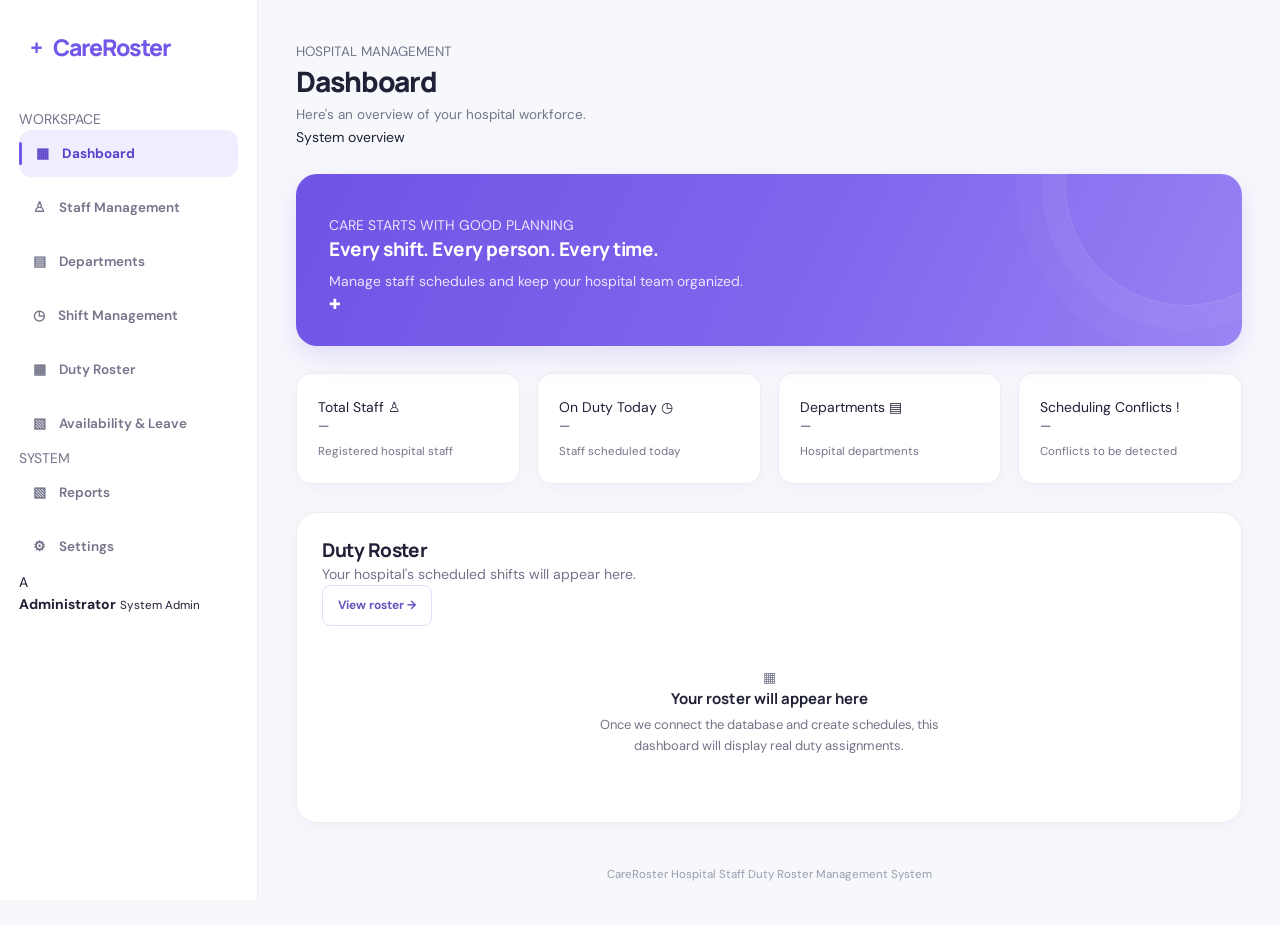
<file: index.html>
<!DOCTYPE html>
<html lang="en">
<head>
  <meta charset="UTF-8">
  <meta name="viewport" content="width=device-width, initial-scale=1.0">
  <meta name="theme-color" content="#f7f8fc">
  <title>CareRoster | Hospital Duty Management</title>

  <link rel="preconnect" href="https://fonts.googleapis.com">
  <link rel="preconnect" href="https://fonts.gstatic.com" crossorigin>
  <link href="https://fonts.googleapis.com/css2?family=DM+Sans:wght@400;500;600;700&family=Manrope:wght@400;500;600;700;800&display=swap" rel="stylesheet">

  <link rel="stylesheet" href="style.css">
</head>
<body>
  <div class="app">
    <aside class="sidebar">
      <a class="brand" href="index.html">
        <span class="brand-icon">+</span>
        <span>Care<span class="brand-accent">Roster</span></span>
      </a>

      <p class="nav-label">WORKSPACE</p>

      <nav class="navigation">
        <a class="nav-link active" href="index.html">
          <span>▦</span> Dashboard
        </a>
        <a class="nav-link" href="staff.html">
          <span>♙</span> Staff Management
        </a>
        <a class="nav-link" href="departments.html">
          <span>▤</span> Departments
        </a>
        <a class="nav-link" href="shifts.html">
          <span>◷</span> Shift Management
        </a>
        <a class="nav-link" href="roster.html">
          <span>▦</span> Duty Roster
        </a>

                <a class="nav-link" href="availability.html">
          <span>▧</span> Availability & Leave
        </a>
      </nav>

      <p class="nav-label">SYSTEM</p>

      <nav class="navigation">
        <a class="nav-link" href="reports.html">
          <span>▧</span> Reports
        </a>
        <a class="nav-link" href="settings.html">
          <span>⚙</span> Settings
        </a>
      </nav>

      <div class="sidebar-footer">
        <div class="avatar">A</div>
        <div>
          <strong>Administrator</strong>
          <small>System Admin</small>
        </div>
      </div>
    </aside>

    <main class="main-content">
      <header class="topbar">
        <div>
          <p class="eyebrow">HOSPITAL MANAGEMENT</p>
          <h1>Dashboard</h1>
          <p class="subtitle">Here's an overview of your hospital workforce.</p>
        </div>

        <div class="topbar-actions">
          <span class="status-dot"></span>
          <span class="system-status">System overview</span>
        </div>
      </header>

      <section class="welcome-banner">
        <div>
          <p class="welcome-tag">CARE STARTS WITH GOOD PLANNING</p>
          <h2>Every shift. Every person. Every time.</h2>
          <p>Manage staff schedules and keep your hospital team organized.</p>
        </div>
        <div class="banner-symbol">✚</div>
      </section>

      <section class="stats-grid">
        <article class="stat-card">
          <div class="stat-top">
            <span>Total Staff</span>
            <span class="stat-icon purple">♙</span>
          </div>
          <h3>—</h3>
          <p>Registered hospital staff</p>
        </article>

        <article class="stat-card">
          <div class="stat-top">
            <span>On Duty Today</span>
            <span class="stat-icon green">◷</span>
          </div>
          <h3>—</h3>
          <p>Staff scheduled today</p>
        </article>

        <article class="stat-card">
          <div class="stat-top">
            <span>Departments</span>
            <span class="stat-icon blue">▤</span>
          </div>
          <h3>—</h3>
          <p>Hospital departments</p>
        </article>

        <article class="stat-card">
          <div class="stat-top">
            <span>Scheduling Conflicts</span>
            <span class="stat-icon orange">!</span>
          </div>
          <h3>—</h3>
          <p>Conflicts to be detected</p>
        </article>
      </section>

      <section class="content-card">
        <div class="section-heading">
          <div>
            <h2>Duty Roster</h2>
            <p>Your hospital's scheduled shifts will appear here.</p>
          </div>
          <a class="secondary-button" href="roster.html">View roster →</a>
        </div>

        <div class="empty-state">
          <div class="empty-icon">▦</div>
          <h3>Your roster will appear here</h3>
          <p>Once we connect the database and create schedules, this dashboard will display real duty assignments.</p>
        </div>
      </section>

      <footer class="page-footer">
        <span>CareRoster</span>
        <span>Hospital Staff Duty Roster Management System</span>
      </footer>
    </main>
  </div>
</body>
</html>
</file>
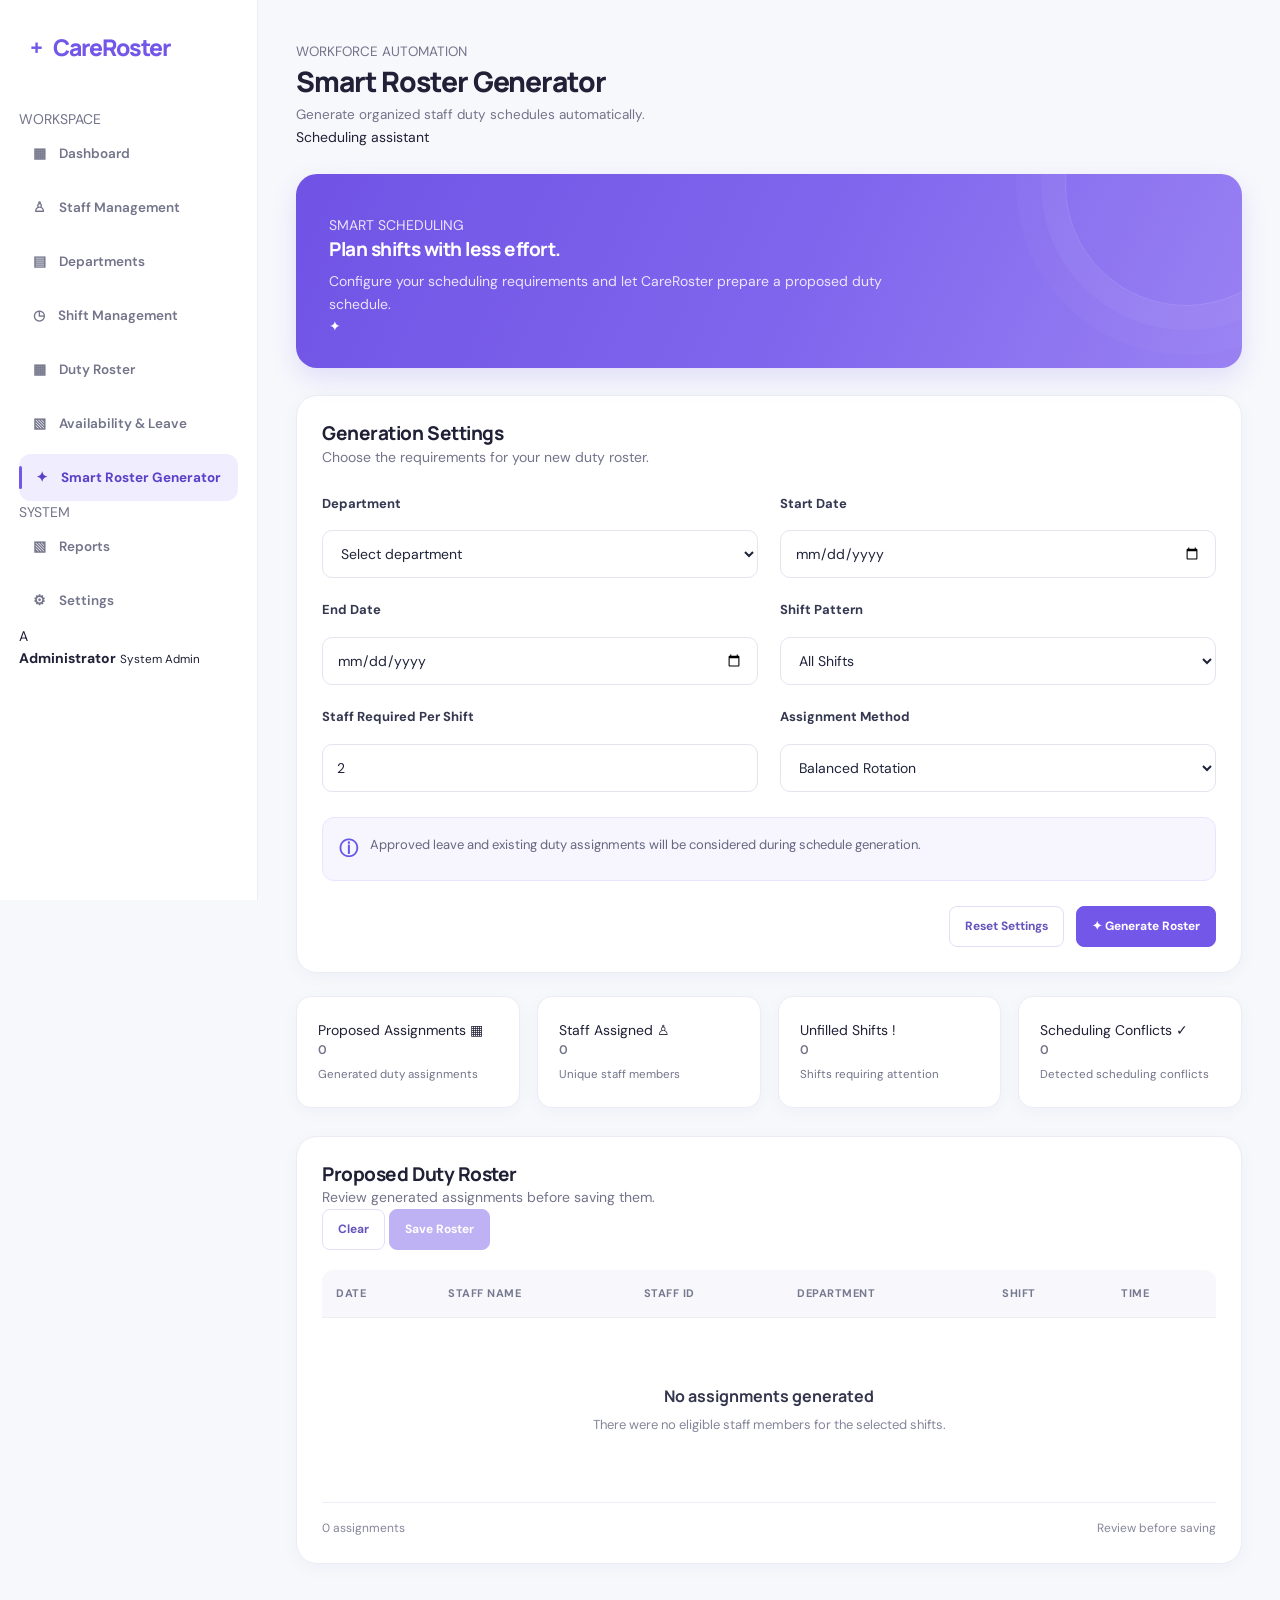
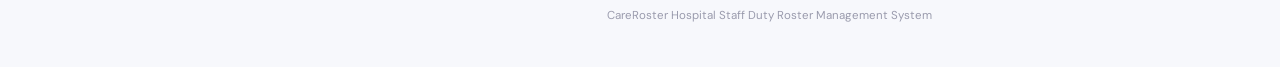
<file: auto-roster.html>
<!DOCTYPE html>
<html lang="en">
<head>
    <meta charset="UTF-8">
    <meta name="viewport" content="width=device-width, initial-scale=1.0">
    <meta name="theme-color" content="#f7f8fc">
    <title>Smart Roster Generator | CareRoster</title>

    <link rel="preconnect" href="https://fonts.googleapis.com">
    <link rel="preconnect" href="https://fonts.gstatic.com" crossorigin>
    <link href="https://fonts.googleapis.com/css2?family=DM+Sans:wght@400;500;600;700&family=Manrope:wght@400;500;600;700;800&display=swap" rel="stylesheet">

    <link rel="stylesheet" href="style.css">
</head>

<body>
<div class="app">

    <!-- SIDEBAR -->
    <aside class="sidebar">

        <a class="brand" href="index.html">
            <span class="brand-icon">+</span>
            <span>Care<span class="brand-accent">Roster</span></span>
        </a>

        <p class="nav-label">WORKSPACE</p>

        <nav class="navigation">
            <a class="nav-link" href="index.html">
                <span>▦</span> Dashboard
            </a>

            <a class="nav-link" href="staff.html">
                <span>♙</span> Staff Management
            </a>

            <a class="nav-link" href="departments.html">
                <span>▤</span> Departments
            </a>

            <a class="nav-link" href="shifts.html">
                <span>◷</span> Shift Management
            </a>

            <a class="nav-link" href="roster.html">
                <span>▦</span> Duty Roster
            </a>

            <a class="nav-link" href="availability.html">
                <span>▧</span> Availability & Leave
            </a>

            <a class="nav-link active" href="auto-roster.html">
                <span>✦</span> Smart Roster Generator
            </a>
        </nav>

        <p class="nav-label">SYSTEM</p>

        <nav class="navigation">
            <a class="nav-link" href="reports.html">
                <span>▧</span> Reports
            </a>

            <a class="nav-link" href="settings.html">
                <span>⚙</span> Settings
            </a>
        </nav>

        <div class="sidebar-footer">
            <div class="avatar">A</div>
            <div>
                <strong>Administrator</strong>
                <small>System Admin</small>
            </div>
        </div>

    </aside>

    <!-- MAIN CONTENT -->
    <main class="main-content">

        <header class="topbar">
            <div>
                <p class="eyebrow">WORKFORCE AUTOMATION</p>
                <h1>Smart Roster Generator</h1>
                <p class="subtitle">
                    Generate organized staff duty schedules automatically.
                </p>
            </div>

            <div class="topbar-actions">
                <span class="status-dot"></span>
                <span class="system-status">Scheduling assistant</span>
            </div>
        </header>

        <!-- INTRO BANNER -->
        <section class="welcome-banner">
            <div>
                <p class="welcome-tag">SMART SCHEDULING</p>
                <h2>Plan shifts with less effort.</h2>
                <p>
                    Configure your scheduling requirements and let CareRoster
                    prepare a proposed duty schedule.
                </p>
            </div>

            <div class="banner-symbol">✦</div>
        </section>

        <!-- GENERATOR FORM -->
        <section class="content-card">

            <div class="section-heading">
                <div>
                    <h2>Generation Settings</h2>
                    <p>Choose the requirements for your new duty roster.</p>
                </div>
            </div>

            <form id="autoRosterForm">

                <div class="form-grid">

                    <div class="form-group">
                        <label for="departmentSelect">Department</label>

                        <select id="departmentSelect" required>
                            <option value="">Select department</option>
                        </select>
                    </div>

                    <div class="form-group">
                        <label for="startDate">Start Date</label>

                        <input type="date" id="startDate" required>
                    </div>

                    <div class="form-group">
                        <label for="endDate">End Date</label>

                        <input type="date" id="endDate" required>
                    </div>

                    <div class="form-group">
                        <label for="shiftPattern">Shift Pattern</label>

                        <select id="shiftPattern" required>
                            <option value="all">All Shifts</option>
                            <option value="morning">Morning Only</option>
                            <option value="afternoon">Afternoon Only</option>
                            <option value="night">Night Only</option>
                        </select>
                    </div>

                    <div class="form-group">
                        <label for="staffPerShift">Staff Required Per Shift</label>

                        <input
                            type="number"
                            id="staffPerShift"
                            min="1"
                            value="2"
                            required
                        >
                    </div>

                    <div class="form-group">
                        <label for="rotationMethod">Assignment Method</label>

                        <select id="rotationMethod" required>
                            <option value="balanced">Balanced Rotation</option>
                            <option value="sequential">Sequential Rotation</option>
                        </select>
                    </div>

                </div>

                <div class="generator-note">
                    <span>ⓘ</span>
                    <p>
                        Approved leave and existing duty assignments will be
                        considered during schedule generation.
                    </p>
                </div>

                <div class="form-actions">
                    <button type="reset" class="secondary-button">
                        Reset Settings
                    </button>

                    <button type="submit" class="primary-button" id="generateRosterBtn">
                        ✦ Generate Roster
                    </button>
                </div>

            </form>

        </section>

        <!-- GENERATION SUMMARY -->
        <section class="stats-grid">

            <article class="stat-card">
                <div class="stat-top">
                    <span>Proposed Assignments</span>
                    <span class="stat-icon purple">▦</span>
                </div>
                <h3 id="proposedAssignments">0</h3>
                <p>Generated duty assignments</p>
            </article>

            <article class="stat-card">
                <div class="stat-top">
                    <span>Staff Assigned</span>
                    <span class="stat-icon green">♙</span>
                </div>
                <h3 id="assignedStaff">0</h3>
                <p>Unique staff members</p>
            </article>

            <article class="stat-card">
                <div class="stat-top">
                    <span>Unfilled Shifts</span>
                    <span class="stat-icon orange">!</span>
                </div>
                <h3 id="unfilledShifts">0</h3>
                <p>Shifts requiring attention</p>
            </article>

            <article class="stat-card">
                <div class="stat-top">
                    <span>Scheduling Conflicts</span>
                    <span class="stat-icon blue">✓</span>
                </div>
                <h3 id="generationConflicts">0</h3>
                <p>Detected scheduling conflicts</p>
            </article>

        </section>

        <!-- PROPOSED ROSTER -->
        <section class="content-card">

            <div class="section-heading">
                <div>
                    <h2>Proposed Duty Roster</h2>
                    <p>Review generated assignments before saving them.</p>
                </div>

                <div class="topbar-actions">
                    <button
                        type="button"
                        class="secondary-button"
                        id="clearProposalBtn"
                    >
                        Clear
                    </button>

                    <button
                        type="button"
                        class="primary-button"
                        id="saveGeneratedRosterBtn"
                        disabled
                    >
                        Save Roster
                    </button>
                </div>
            </div>

            <div class="table-container">
                <table class="data-table">

                    <thead>
                        <tr>
                            <th>Date</th>
                            <th>Staff Name</th>
                            <th>Staff ID</th>
                            <th>Department</th>
                            <th>Shift</th>
                            <th>Time</th>
                        </tr>
                    </thead>

                    <tbody id="generatedRosterBody">
                        <tr>
                            <td colspan="6">
                                <div class="empty-state">
                                    <div class="empty-icon">✦</div>
                                    <h3>No proposed roster yet</h3>
                                    <p>
                                        Configure your scheduling settings
                                        and generate a roster to see assignments here.
                                    </p>
                                </div>
                            </td>
                        </tr>
                    </tbody>

                </table>
            </div>

            <div class="table-footer">
                <span id="generatedRosterCount">0 assignments</span>
                <span>Review before saving</span>
            </div>

        </section>

        <footer class="page-footer">
            <span>CareRoster</span>
            <span>Hospital Staff Duty Roster Management System</span>
        </footer>

    </main>
</div>

<script src="auto-roster.js"></script>
</body>
</html>
</file>
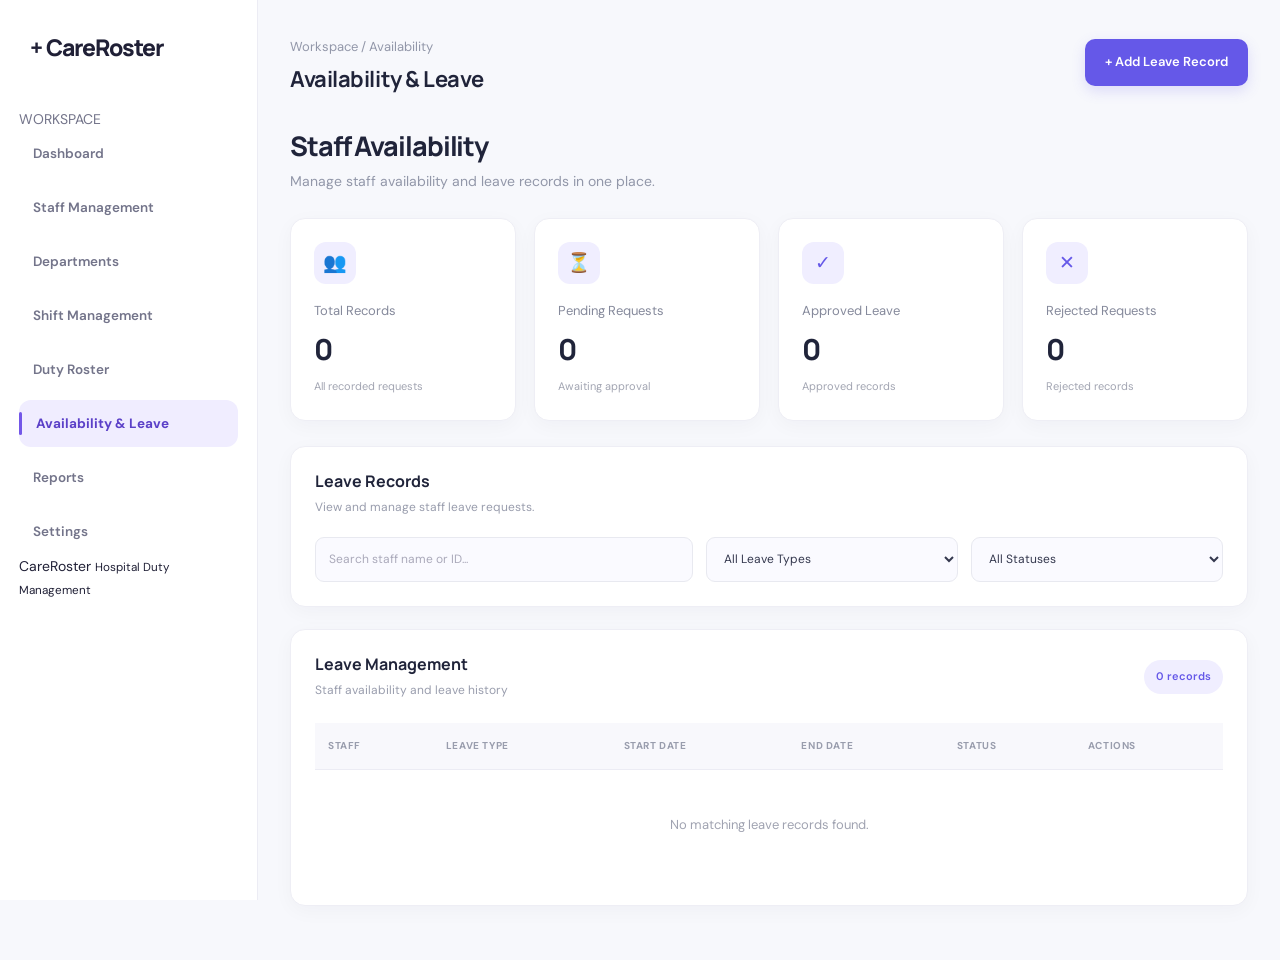
<file: availability.html>
<!DOCTYPE html>
<html lang="en">
<head>
    <meta charset="UTF-8">
    <meta name="viewport" content="width=device-width, initial-scale=1.0">
    <title>Availability & Leave | CareRoster</title>
    <link rel="stylesheet" href="./style.css">
</head>

<body>

<div class="app-container">

    <aside class="sidebar">
        <div class="brand">+ CareRoster</div>

        <p class="sidebar-label">WORKSPACE</p>

        <nav class="sidebar-nav">
            <a href="index.html">Dashboard</a>
            <a href="staff.html">Staff Management</a>
            <a href="departments.html">Departments</a>
            <a href="shifts.html">Shift Management</a>
            <a href="roster.html">Duty Roster</a>
            <a href="availability.html" class="active">Availability & Leave</a>
            <a href="reports.html">Reports</a>
            <a href="settings.html">Settings</a>
        </nav>

        <div class="sidebar-footer">
            <span>CareRoster</span>
            <small>Hospital Duty Management</small>
        </div>
    </aside>

    <main class="main-content availability-content">

        <header class="topbar">
            <div>
                <p class="breadcrumb">Workspace / Availability</p>
                <h2>Availability & Leave</h2>
            </div>

            <button class="primary-btn" id="addLeaveBtn">
                + Add Leave Record
            </button>
        </header>

        <section class="page-heading">
            <div>
                <h1>Staff Availability</h1>
                <p>Manage staff availability and leave records in one place.</p>
            </div>
        </section>

        <!-- STATISTICS -->

        <section class="availability-stats">

            <div class="availability-stat-card">
                <div class="stat-icon">👥</div>
                <p>Total Records</p>
                <h2 id="totalLeaveRecords">0</h2>
                <small>All recorded requests</small>
            </div>

            <div class="availability-stat-card">
                <div class="stat-icon">⏳</div>
                <p>Pending Requests</p>
                <h2 id="pendingLeaveRecords">0</h2>
                <small>Awaiting approval</small>
            </div>

            <div class="availability-stat-card">
                <div class="stat-icon">✓</div>
                <p>Approved Leave</p>
                <h2 id="approvedLeaveRecords">0</h2>
                <small>Approved records</small>
            </div>

            <div class="availability-stat-card">
                <div class="stat-icon">✕</div>
                <p>Rejected Requests</p>
                <h2 id="rejectedLeaveRecords">0</h2>
                <small>Rejected records</small>
            </div>

        </section>

        <!-- FILTERS -->

        <section class="availability-filter-card">

            <div class="filter-heading">
                <div>
                    <h3>Leave Records</h3>
                    <p>View and manage staff leave requests.</p>
                </div>
            </div>

            <div class="availability-filters">

                <input
                    type="search"
                    id="leaveSearch"
                    placeholder="Search staff name or ID..."
                >

                <select id="leaveTypeFilter">
                    <option value="">All Leave Types</option>
                    <option value="Annual Leave">Annual Leave</option>
                    <option value="Medical Leave">Medical Leave</option>
                    <option value="Personal Leave">Personal Leave</option>
                    <option value="Other">Other</option>
                </select>

                <select id="leaveStatusFilter">
                    <option value="">All Statuses</option>
                    <option value="Pending">Pending</option>
                    <option value="Approved">Approved</option>
                    <option value="Rejected">Rejected</option>
                </select>

            </div>

        </section>

        <!-- TABLE -->

        <section class="availability-table-card">

            <div class="table-header">
                <div>
                    <h3>Leave Management</h3>
                    <p>Staff availability and leave history</p>
                </div>

                <span id="leaveRecordCount">0 records</span>
            </div>

            <div class="table-responsive">

                <table>
                    <thead>
                        <tr>
                            <th>STAFF</th>
                            <th>LEAVE TYPE</th>
                            <th>START DATE</th>
                            <th>END DATE</th>
                            <th>STATUS</th>
                            <th>ACTIONS</th>
                        </tr>
                    </thead>

                    <tbody id="leaveTableBody">
                        <tr>
                            <td colspan="6" class="empty-state">
                                No leave records available.
                            </td>
                        </tr>
                    </tbody>

                </table>

            </div>

        </section>

    </main>

</div>

<script src="./availability.js"></script>

</body>
</html>
</file>
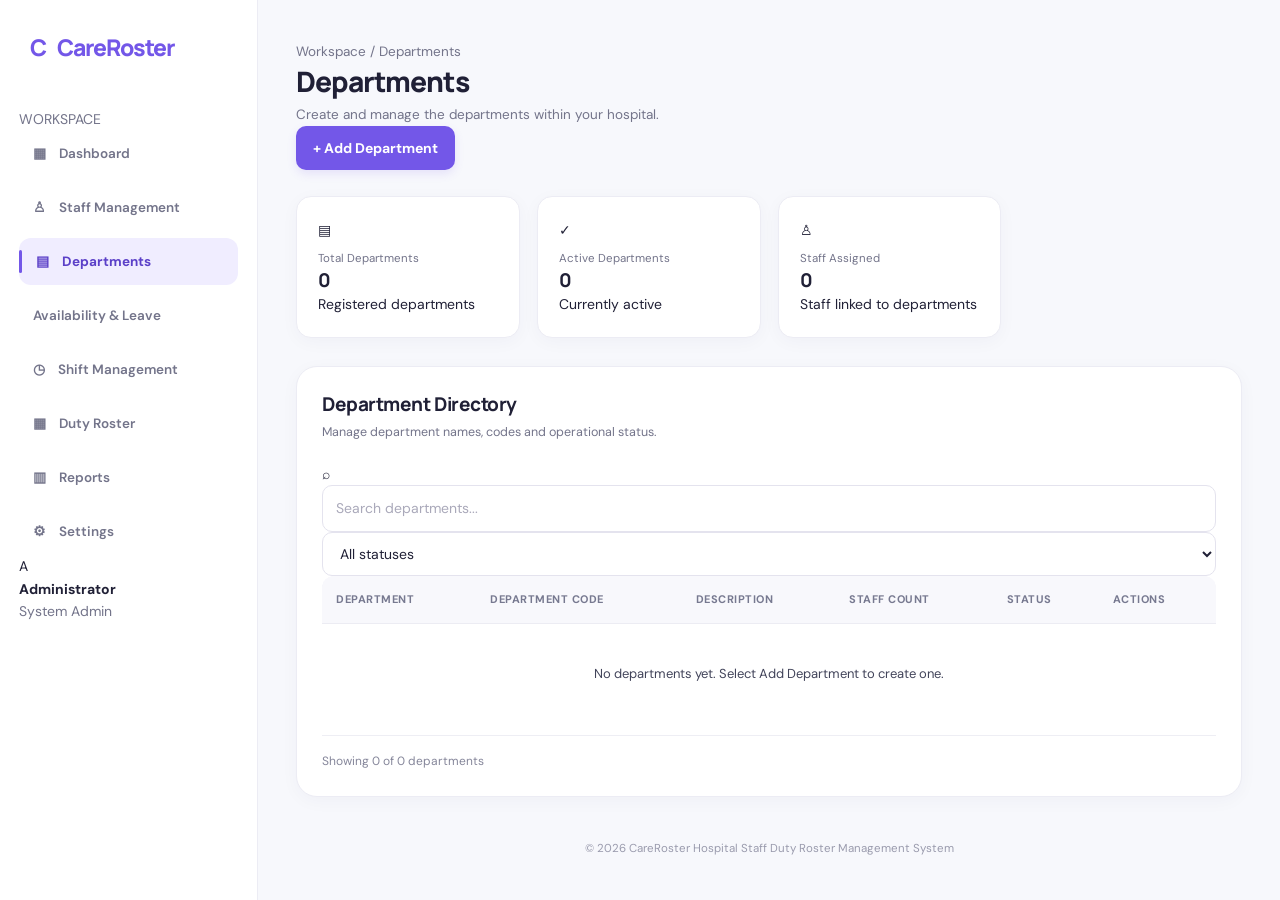
<file: departments.html>
<!DOCTYPE html>
<html lang="en">
<head>
    <meta charset="UTF-8">
    <meta name="viewport" content="width=device-width, initial-scale=1.0">
    <title>Departments | CareRoster</title>
    <link rel="stylesheet" href="./style.css">
</head>
<body>

<div class="app-layout">

    <aside class="sidebar">
        <a href="./index.html" class="brand">
            <span class="brand-icon">C</span>
            <span>Care<span class="brand-accent">Roster</span></span>
        </a>

        <p class="sidebar-label">WORKSPACE</p>

        <nav class="sidebar-nav">
            <a href="./index.html" class="nav-link"><span>▦</span> Dashboard</a>
            <a href="./staff.html" class="nav-link"><span>♙</span> Staff Management</a>
    
            <a href="./departments.html" class="nav-link active"><span>▤</span> Departments</a>
           <a href="./availability.html">Availability & Leave</a>
            <a href="./shifts.html" class="nav-link"><span>◷</span> Shift Management</a>
            <a href="./roster.html" class="nav-link"><span>▦</span> Duty Roster</a>
            <a href="./reports.html" class="nav-link"><span>▥</span> Reports</a>
            <a href="./settings.html" class="nav-link"><span>⚙</span> Settings</a>
        </nav>

        <div class="sidebar-bottom">
            <div class="profile-avatar">A</div>
            <div>
                <strong>Administrator</strong>
                <p>System Admin</p>
            </div>
        </div>
    </aside>

    <main class="main-content">

        <header class="topbar">
            <div>
                <p class="breadcrumb">Workspace / Departments</p>
                <h1>Departments</h1>
                <p class="page-subtitle">
                    Create and manage the departments within your hospital.
                </p>
            </div>

            <button class="btn btn-primary" id="addDepartmentBtn" type="button">
                + Add Department
            </button>
        </header>

        <section class="stats-grid">
            <article class="stat-card">
                <div class="stat-icon">▤</div>
                <p>Total Departments</p>
                <h2 id="totalDepartments">0</h2>
                <span>Registered departments</span>
            </article>

            <article class="stat-card">
                <div class="stat-icon">✓</div>
                <p>Active Departments</p>
                <h2 id="activeDepartments">0</h2>
                <span>Currently active</span>
            </article>

            <article class="stat-card">
                <div class="stat-icon">♙</div>
                <p>Staff Assigned</p>
                <h2 id="assignedStaff">0</h2>
                <span>Staff linked to departments</span>
            </article>
        </section>

        <section class="panel">
            <div class="panel-header">
                <div>
                    <h2>Department Directory</h2>
                    <p>Manage department names, codes and operational status.</p>
                </div>
            </div>

            <div class="toolbar">
                <div class="search-box">
                    <span>⌕</span>
                    <input
                        type="search"
                        id="departmentSearch"
                        placeholder="Search departments..."
                        aria-label="Search departments"
                    >
                </div>

                <select id="departmentStatusFilter" aria-label="Filter departments">
                    <option value="">All statuses</option>
                    <option value="Active">Active</option>
                    <option value="Inactive">Inactive</option>
                </select>
            </div>

            <div class="table-wrapper">
                <table class="data-table">
                    <thead>
                        <tr>
                            <th>DEPARTMENT</th>
                            <th>DEPARTMENT CODE</th>
                            <th>DESCRIPTION</th>
                            <th>STAFF COUNT</th>
                            <th>STATUS</th>
                            <th>ACTIONS</th>
                        </tr>
                    </thead>
                    <tbody id="departmentTableBody">
                        <tr>
                            <td colspan="6" class="empty-state">
                                Loading departments...
                            </td>
                        </tr>
                    </tbody>
                </table>
            </div>

            <div class="table-footer">
                <span id="departmentCount">0 departments</span>
            </div>
        </section>

        <footer class="page-footer">
            <span>© 2026 CareRoster</span>
            <span>Hospital Staff Duty Roster Management System</span>
        </footer>

    </main>
</div>


<!-- Add / Edit Department Modal -->
<div class="modal-overlay" id="departmentModal" hidden>
    <div class="modal-card">
        <div class="modal-header">
            <div>
                <h2 id="departmentModalTitle">Add Department</h2>
                <p>Enter the department information below.</p>
            </div>

            <button type="button" id="closeDepartmentModal"
                class="modal-close" aria-label="Close form">
                &times;
            </button>
        </div>

        <form id="departmentForm">
            <div class="form-group">
                <label for="departmentName">Department Name *</label>
                <input type="text" id="departmentName"
                    placeholder="e.g. Nursing" maxlength="80" required>
            </div>

            <div class="form-group">
                <label for="departmentCode">Department Code *</label>
                <input type="text" id="departmentCode"
                    placeholder="e.g. NUR" maxlength="12"
                    pattern="[A-Za-z0-9-]+"
                    title="Use letters, numbers or hyphens only"
                    required>
            </div>

            <div class="form-group">
                <label for="departmentDescription">Description</label>
                <textarea id="departmentDescription"
                    placeholder="Describe the department's responsibilities"
                    rows="3" maxlength="300"></textarea>
            </div>

            <div class="form-group">
                <label for="departmentStatus">Status</label>
                <select id="departmentStatus" required>
                    <option value="Active">Active</option>
                    <option value="Inactive">Inactive</option>
                </select>
            </div>

            <div class="modal-actions">
                <button type="button" id="cancelDepartmentBtn"
                    class="btn btn-secondary">Cancel</button>
                <button type="submit" id="saveDepartmentBtn"
                    class="btn btn-primary">Save Department</button>
            </div>
        </form>
    </div>
</div>
    
<script src="./departments.js"></script>
    
</body>
</html>
</file>
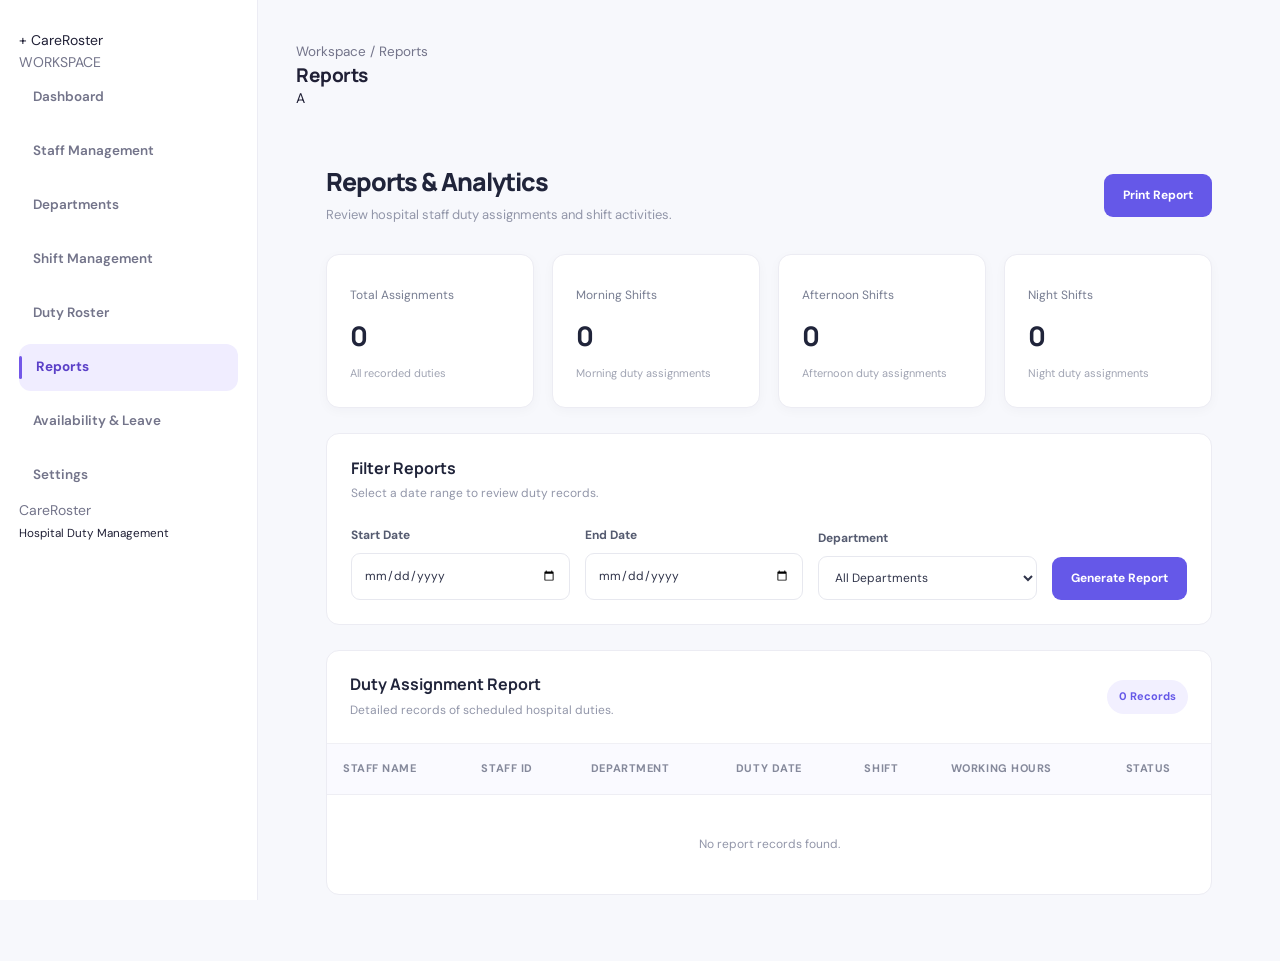
<file: reports.html>
<!DOCTYPE html>
<html lang="en">
<head>
    <meta charset="UTF-8">
    <meta name="viewport" content="width=device-width, initial-scale=1.0">
    <title>Reports | CareRoster</title>
    <link rel="stylesheet" href="./style.css">
</head>

<body>

<div class="dashboard-container">

    <!-- SIDEBAR -->
    <aside class="sidebar">

        <div class="sidebar-brand">
            <span>+</span> CareRoster
        </div>

        <p class="sidebar-label">WORKSPACE</p>

        <nav class="sidebar-nav">
            <a href="index.html">Dashboard</a>
            <a href="staff.html">Staff Management</a>
            <a href="departments.html">Departments</a>
            <a href="shifts.html">Shift Management</a>
            <a href="roster.html">Duty Roster</a>
            <a href="reports.html" class="active">Reports</a>
            <a href="./availability.html">Availability & Leave</a>
            <a href="settings.html">Settings</a>
        </nav>

        <div class="sidebar-footer">
            <p>CareRoster</p>
            <small>Hospital Duty Management</small>
        </div>

    </aside>


    <!-- MAIN CONTENT -->
    <main class="main-content">

        <!-- TOPBAR -->
        <header class="topbar">

            <div>
                <p class="breadcrumb">Workspace / Reports</p>
                <h2>Reports</h2>
            </div>

            <div class="topbar-right">
                <span class="user-avatar">A</span>
            </div>

        </header>


        <!-- REPORT CONTENT -->
        <section class="reports-content">

            <div class="page-heading">

                <div>
                    <h1>Reports & Analytics</h1>
                    <p>Review hospital staff duty assignments and shift activities.</p>
                </div>

                <button type="button" id="printReportBtn">
                    Print Report
                </button>

            </div>


            <!-- REPORT STATISTICS -->
            <div class="stats-grid">

                <div class="stat-card">
                    <p>Total Assignments</p>
                    <h2 id="reportTotalAssignments">0</h2>
                    <span>All recorded duties</span>
                </div>

                <div class="stat-card">
                    <p>Morning Shifts</p>
                    <h2 id="reportMorningShifts">0</h2>
                    <span>Morning duty assignments</span>
                </div>

                <div class="stat-card">
                    <p>Afternoon Shifts</p>
                    <h2 id="reportAfternoonShifts">0</h2>
                    <span>Afternoon duty assignments</span>
                </div>

                <div class="stat-card">
                    <p>Night Shifts</p>
                    <h2 id="reportNightShifts">0</h2>
                    <span>Night duty assignments</span>
                </div>

            </div>


            <!-- FILTER SECTION -->
            <div class="report-filter-card">

                <div>
                    <h3>Filter Reports</h3>
                    <p>Select a date range to review duty records.</p>
                </div>

                <div class="report-filters">

                    <div>
                        <label for="reportStartDate">Start Date</label>
                        <input type="date" id="reportStartDate">
                    </div>

                    <div>
                        <label for="reportEndDate">End Date</label>
                        <input type="date" id="reportEndDate">
                    </div>

                    <div>
                        <label for="reportDepartment">Department</label>
                        <select id="reportDepartment">
                            <option value="">All Departments</option>
                        </select>
                    </div>

                    <button type="button" id="generateReportBtn">
                        Generate Report
                    </button>

                </div>

            </div>


            <!-- REPORT TABLE -->
            <div class="report-table-card">

                <div class="report-table-header">

                    <div>
                        <h3>Duty Assignment Report</h3>
                        <p>Detailed records of scheduled hospital duties.</p>
                    </div>

                    <span id="reportRecordCount">0 Records</span>

                </div>

                <div class="table-responsive">

                    <table>

                        <thead>
                            <tr>
                                <th>Staff Name</th>
                                <th>Staff ID</th>
                                <th>Department</th>
                                <th>Duty Date</th>
                                <th>Shift</th>
                                <th>Working Hours</th>
                                <th>Status</th>
                            </tr>
                        </thead>

                        <tbody id="reportsTableBody">

                            <tr>
                                <td colspan="7">
                                    No report records available.
                                </td>
                            </tr>

                        </tbody>

                    </table>

                </div>

            </div>

        </section>

    </main>

</div>


<script src="./reports.js"></script>

</body>
</html>
</file>
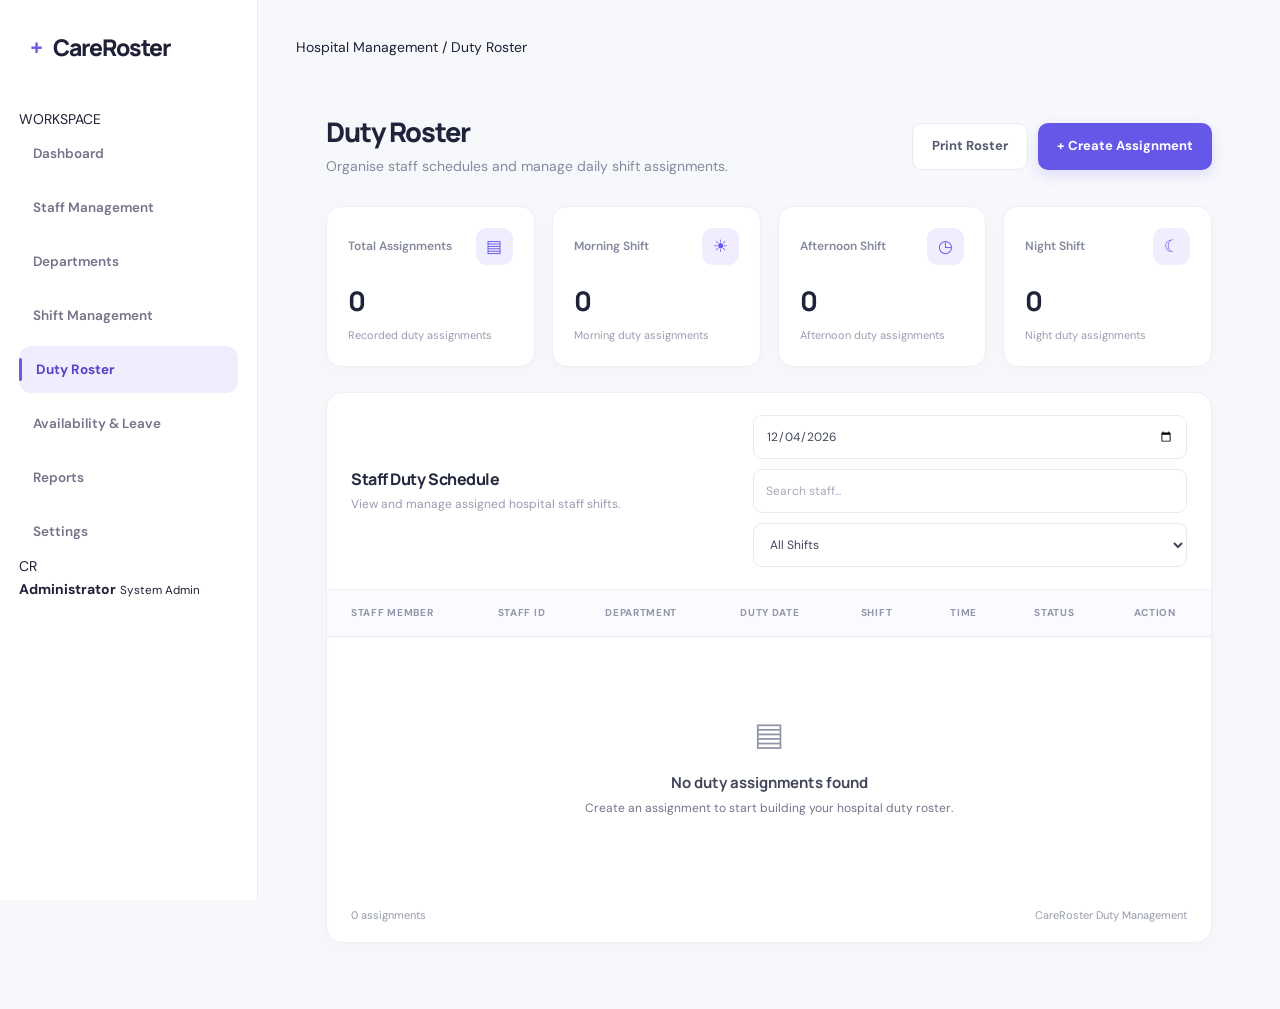
<file: roster.html>
<!DOCTYPE html>
<html lang="en">
<head>
    <meta charset="UTF-8">
    <meta name="viewport" content="width=device-width, initial-scale=1.0">
    <title>Duty Roster | CareRoster</title>
    <link rel="stylesheet" href="./style.css">
    <link rel="preconnect" href="https://fonts.googleapis.com">
    <link rel="preconnect" href="https://fonts.gstatic.com" crossorigin>
    <link href="https://fonts.googleapis.com/css2?family=DM+Sans:wght@400;500;600;700&family=Manrope:wght@400;500;600;700;800&display=swap" rel="stylesheet">
</head>

<body>

<div class="app-container">

    <aside class="sidebar">
        <div class="brand">
            <span>+</span> CareRoster
        </div>

        <div class="sidebar-label">WORKSPACE</div>

        <nav class="sidebar-nav">
            <a href="./index.html">Dashboard</a>
            <a href="./staff.html">Staff Management</a>
            <a href="./departments.html">Departments</a>
            <a href="./shifts.html">Shift Management</a>
            <a href="./roster.html" class="active">Duty Roster</a>
            <a href="./availability.html">Availability & Leave</a>
            <a href="./reports.html">Reports</a>
            <a href="./settings.html">Settings</a>
        </nav>

        <div class="sidebar-footer">
            <div class="user-avatar">CR</div>
            <div>
                <strong>Administrator</strong>
                <small>System Admin</small>
            </div>
        </div>
    </aside>
    
    <main class="main-content">

        <header class="topbar">
            <div>
                <span>Hospital Management / Duty Roster</span>
            </div>
        </header>

        <section class="roster-content">

            <div class="roster-heading">
                <div>
                    <h1>Duty Roster</h1>
                    <p>Organise staff schedules and manage daily shift assignments.</p>
                </div>

                <div class="roster-actions">
                    <button type="button" class="roster-btn roster-btn-light" id="printRosterBtn">
                        Print Roster
                    </button>

                    <button type="button" class="roster-btn roster-btn-primary" id="addAssignmentBtn">
                        + Create Assignment
                    </button>
                </div>
            </div>

            <div class="roster-stats">

                <div class="roster-stat">
                    <div class="roster-stat-top">
                        <span class="roster-stat-label">Total Assignments</span>
                        <span class="roster-stat-icon">▤</span>
                    </div>
                    <h2 id="totalAssignments">0</h2>
                    <small>Recorded duty assignments</small>
                </div>

                <div class="roster-stat">
                    <div class="roster-stat-top">
                        <span class="roster-stat-label">Morning Shift</span>
                        <span class="roster-stat-icon">☀</span>
                    </div>
                    <h2 id="morningAssignments">0</h2>
                    <small>Morning duty assignments</small>
                </div>

                <div class="roster-stat">
                    <div class="roster-stat-top">
                        <span class="roster-stat-label">Afternoon Shift</span>
                        <span class="roster-stat-icon">◷</span>
                    </div>
                    <h2 id="afternoonAssignments">0</h2>
                    <small>Afternoon duty assignments</small>
                </div>

                <div class="roster-stat">
                    <div class="roster-stat-top">
                        <span class="roster-stat-label">Night Shift</span>
                        <span class="roster-stat-icon">☾</span>
                    </div>
                    <h2 id="nightAssignments">0</h2>
                    <small>Night duty assignments</small>
                </div>

            </div>

            <section class="roster-panel">

                <div class="roster-panel-header">
                    <div>
                        <h2>Staff Duty Schedule</h2>
                        <p>View and manage assigned hospital staff shifts.</p>
                    </div>

                    <div class="roster-controls">
                        <input type="date" id="rosterDate">

                        <input type="search" id="rosterSearch" placeholder="Search staff...">

                        <select id="rosterShiftFilter">
                            <option value="">All Shifts</option>
                            <option value="Morning">Morning</option>
                            <option value="Afternoon">Afternoon</option>
                            <option value="Night">Night</option>
                        </select>
                    </div>
                </div>

                <div class="roster-table-wrap">
                    <table class="roster-table">

                        <thead>
                            <tr>
                                <th>Staff Member</th>
                                <th>Staff ID</th>
                                <th>Department</th>
                                <th>Duty Date</th>
                                <th>Shift</th>
                                <th>Time</th>
                                <th>Status</th>
                                <th>Action</th>
                            </tr>
                        </thead>

                        <tbody id="rosterTableBody">
                            <tr>
                                <td colspan="8">
                                    <div class="empty-roster">
                                        <div class="empty-icon">▤</div>
                                        <h3>No duty assignments yet</h3>
                                        <p>Create an assignment to start building your hospital duty roster.</p>
                                    </div>
                                </td>
                            </tr>
                        </tbody>

                    </table>
                </div>

                <div class="roster-footer">
                    <span id="rosterCount">0 assignments</span>
                    <span>CareRoster Duty Management</span>
                </div>

            </section>

        </section>

    </main>

</div>

<script src="./roster.js"></script>

</body>
</html>
</file>
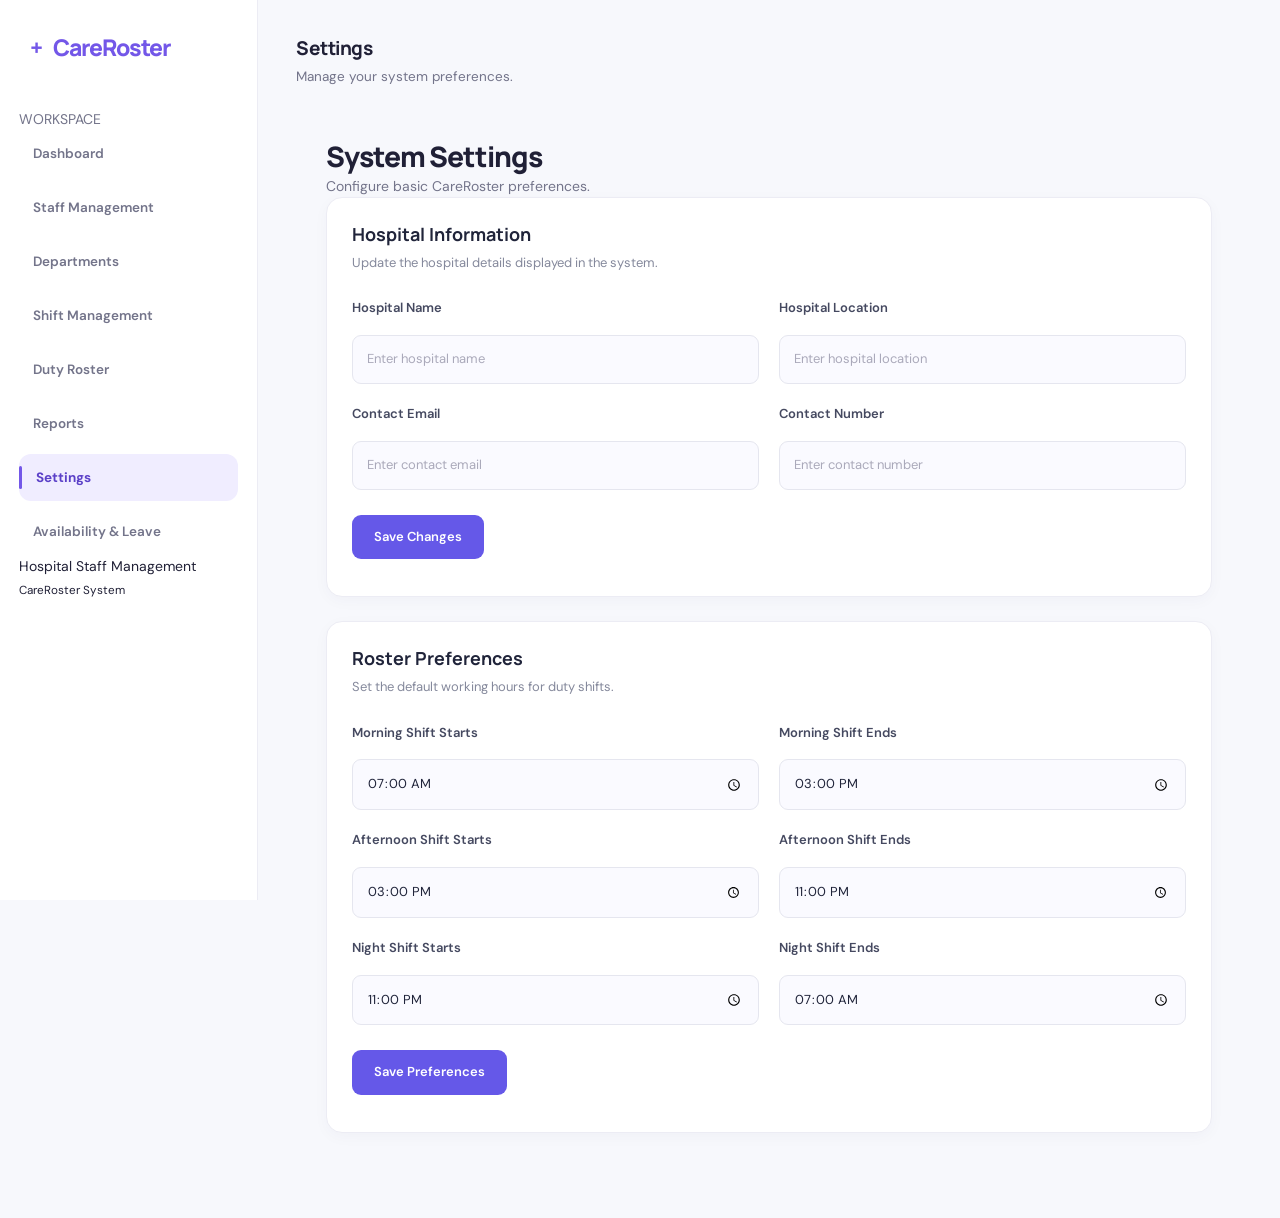
<file: settings.html>
<!DOCTYPE html>
<html lang="en">
<head>
    <meta charset="UTF-8">
    <meta name="viewport" content="width=device-width, initial-scale=1.0">
    <title>Settings | CareRoster</title>

    <link rel="stylesheet" href="./style.css">
    <link href="https://fonts.googleapis.com/css2?family=DM+Sans:wght@400;500;600;700&family=Manrope:wght@400;500;600;700;800&display=swap" rel="stylesheet">
</head>

<body>

<div class="app-container">

    <aside class="sidebar">
        <div class="brand">
            <span class="brand-icon">+</span>
            <span>CareRoster</span>
        </div>

        <p class="sidebar-label">WORKSPACE</p>

        <nav class="sidebar-nav">
            <a href="index.html">Dashboard</a>
            <a href="staff.html">Staff Management</a>
            <a href="departments.html">Departments</a>
            <a href="shifts.html">Shift Management</a>
            <a href="roster.html">Duty Roster</a>
            <a href="reports.html">Reports</a>
            <a href="settings.html" class="active">Settings</a>
            <a href="./availability.html">Availability & Leave</a>
        </nav>

        <div class="sidebar-footer">
            <span>Hospital Staff Management</span>
            <small>CareRoster System</small>
        </div>
    </aside>

    <main class="main-content">

        <header class="topbar">
            <div>
                <h2>Settings</h2>
                <p>Manage your system preferences.</p>
            </div>
        </header>

        <section class="settings-content">

            <div class="page-heading">
                <div>
                    <h1>System Settings</h1>
                    <p>Configure basic CareRoster preferences.</p>
                </div>
            </div>

            <div class="settings-card">
                <div class="settings-card-heading">
                    <h3>Hospital Information</h3>
                    <p>Update the hospital details displayed in the system.</p>
                </div>

                <form id="hospitalSettingsForm">

                    <div class="settings-form-grid">

                        <div class="form-group">
                            <label for="hospitalName">Hospital Name</label>
                            <input type="text" id="hospitalName"
                                placeholder="Enter hospital name" required>
                        </div>

                        <div class="form-group">
                            <label for="hospitalLocation">Hospital Location</label>
                            <input type="text" id="hospitalLocation"
                                placeholder="Enter hospital location">
                        </div>

                        <div class="form-group">
                            <label for="hospitalEmail">Contact Email</label>
                            <input type="email" id="hospitalEmail"
                                placeholder="Enter contact email">
                        </div>

                        <div class="form-group">
                            <label for="hospitalPhone">Contact Number</label>
                            <input type="tel" id="hospitalPhone"
                                placeholder="Enter contact number">
                        </div>

                    </div>

                    <button type="submit" class="primary-btn">
                        Save Changes
                    </button>

                    <p id="settingsMessage"></p>

                </form>
            </div>

            <div class="settings-card">
                <div class="settings-card-heading">
                    <h3>Roster Preferences</h3>
                    <p>Set the default working hours for duty shifts.</p>
                </div>

                <form id="rosterSettingsForm">

                    <div class="settings-form-grid">

                        <div class="form-group">
                            <label for="morningStart">Morning Shift Starts</label>
                            <input type="time" id="morningStart" value="07:00">
                        </div>

                        <div class="form-group">
                            <label for="morningEnd">Morning Shift Ends</label>
                            <input type="time" id="morningEnd" value="15:00">
                        </div>

                        <div class="form-group">
                            <label for="afternoonStart">Afternoon Shift Starts</label>
                            <input type="time" id="afternoonStart" value="15:00">
                        </div>

                        <div class="form-group">
                            <label for="afternoonEnd">Afternoon Shift Ends</label>
                            <input type="time" id="afternoonEnd" value="23:00">
                        </div>

                        <div class="form-group">
                            <label for="nightStart">Night Shift Starts</label>
                            <input type="time" id="nightStart" value="23:00">
                        </div>

                        <div class="form-group">
                            <label for="nightEnd">Night Shift Ends</label>
                            <input type="time" id="nightEnd" value="07:00">
                        </div>

                    </div>

                    <button type="submit" class="primary-btn">
                        Save Preferences
                    </button>

                    <p id="rosterMessage"></p>

                </form>
            </div>

        </section>

    </main>

</div>

<script src="./settings.js"></script>

</body>
</html>
</file>
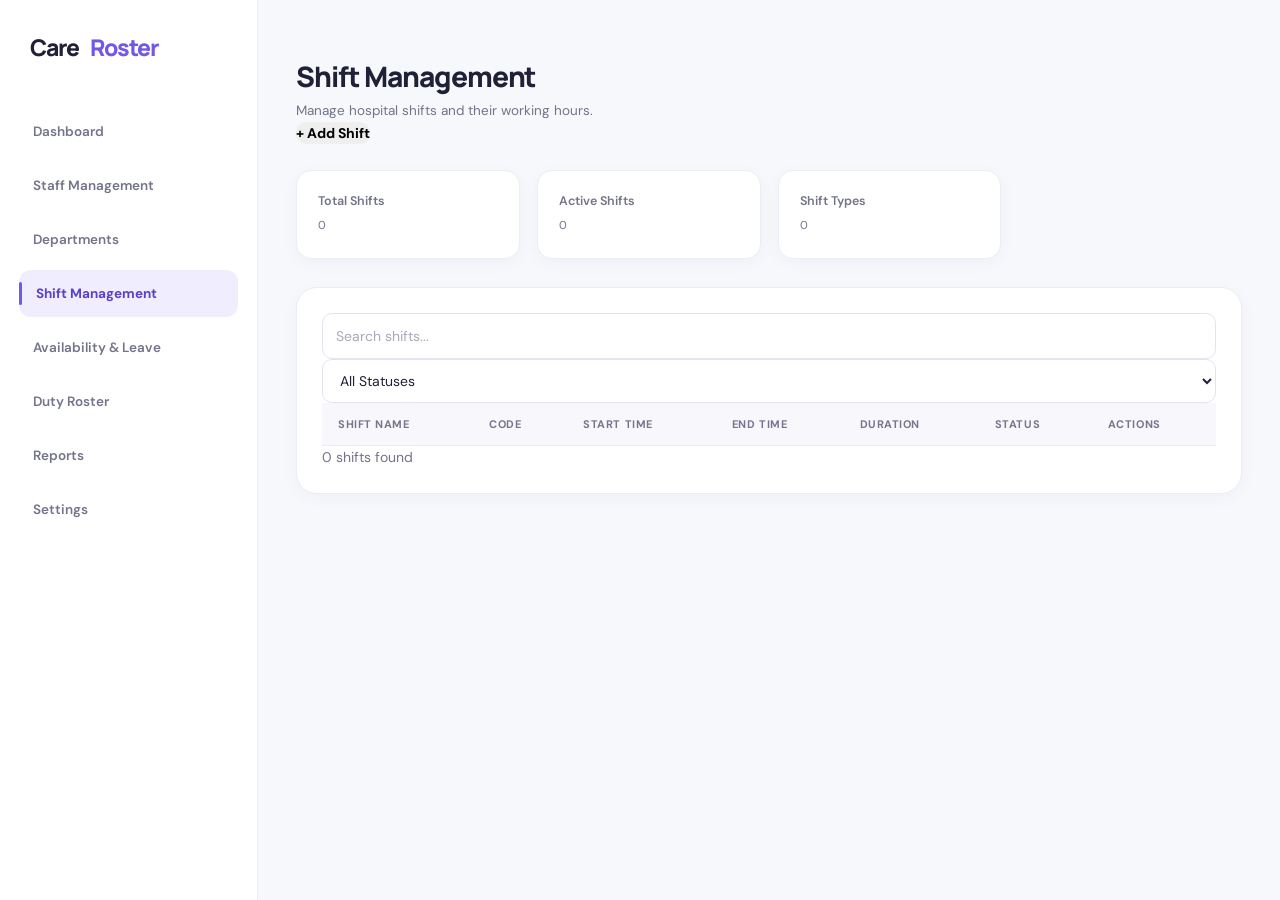
<file: shifts.html>
```html
<!DOCTYPE html>
<html lang="en">
<head>
    <meta charset="UTF-8">
    <meta name="viewport" content="width=device-width, initial-scale=1.0">
    <title>Shift Management | CareRoster</title>
    <link rel="stylesheet" href="./style.css">
</head>
<body>

<div class="app-container">
    <aside class="sidebar">
        <div class="logo">Care<span>Roster</span></div>

        <nav class="sidebar-nav">
            <a href="./index.html">Dashboard</a>
            <a href="./staff.html">Staff Management</a>
            <a href="./departments.html">Departments</a>
            <a href="./shifts.html" class="active">Shift Management</a>
            <a href="./availability.html">Availability & Leave</a>
            <a href="./roster.html">Duty Roster</a>
            <a href="./reports.html">Reports</a>
            <a href="./settings.html">Settings</a>
        </nav>
    </aside>

    <main class="main-content">
        <header class="page-header">
            <div>
                <h1>Shift Management</h1>
                <p>Manage hospital shifts and their working hours.</p>
            </div>

            <button id="addShiftBtn" class="primary-btn" type="button">
                + Add Shift
            </button>
        </header>

        <section class="stats-grid">
            <div class="stat-card">
                <h3>Total Shifts</h3>
                <p id="totalShifts">0</p>
            </div>

            <div class="stat-card">
                <h3>Active Shifts</h3>
                <p id="activeShifts">0</p>
            </div>

            <div class="stat-card">
                <h3>Shift Types</h3>
                <p id="shiftTypes">0</p>
            </div>
        </section>

        <section class="content-card">
            <div class="table-toolbar">
                <input
                    type="search"
                    id="shiftSearch"
                    placeholder="Search shifts..."
                    aria-label="Search shifts"
                >

                <select id="shiftStatusFilter" aria-label="Filter by status">
                    <option value="all">All Statuses</option>
                    <option value="Active">Active</option>
                    <option value="Inactive">Inactive</option>
                </select>
            </div>

            <div class="table-responsive">
                <table>
                    <thead>
                        <tr>
                            <th>Shift Name</th>
                            <th>Code</th>
                            <th>Start Time</th>
                            <th>End Time</th>
                            <th>Duration</th>
                            <th>Status</th>
                            <th>Actions</th>
                        </tr>
                    </thead>

                    <tbody id="shiftTableBody"></tbody>
                </table>
            </div>

            <p id="shiftCount">0 shifts found</p>
        </section>
    </main>
</div>

<script src="./shifts.js"></script>
</body>
</html>
```
</file>
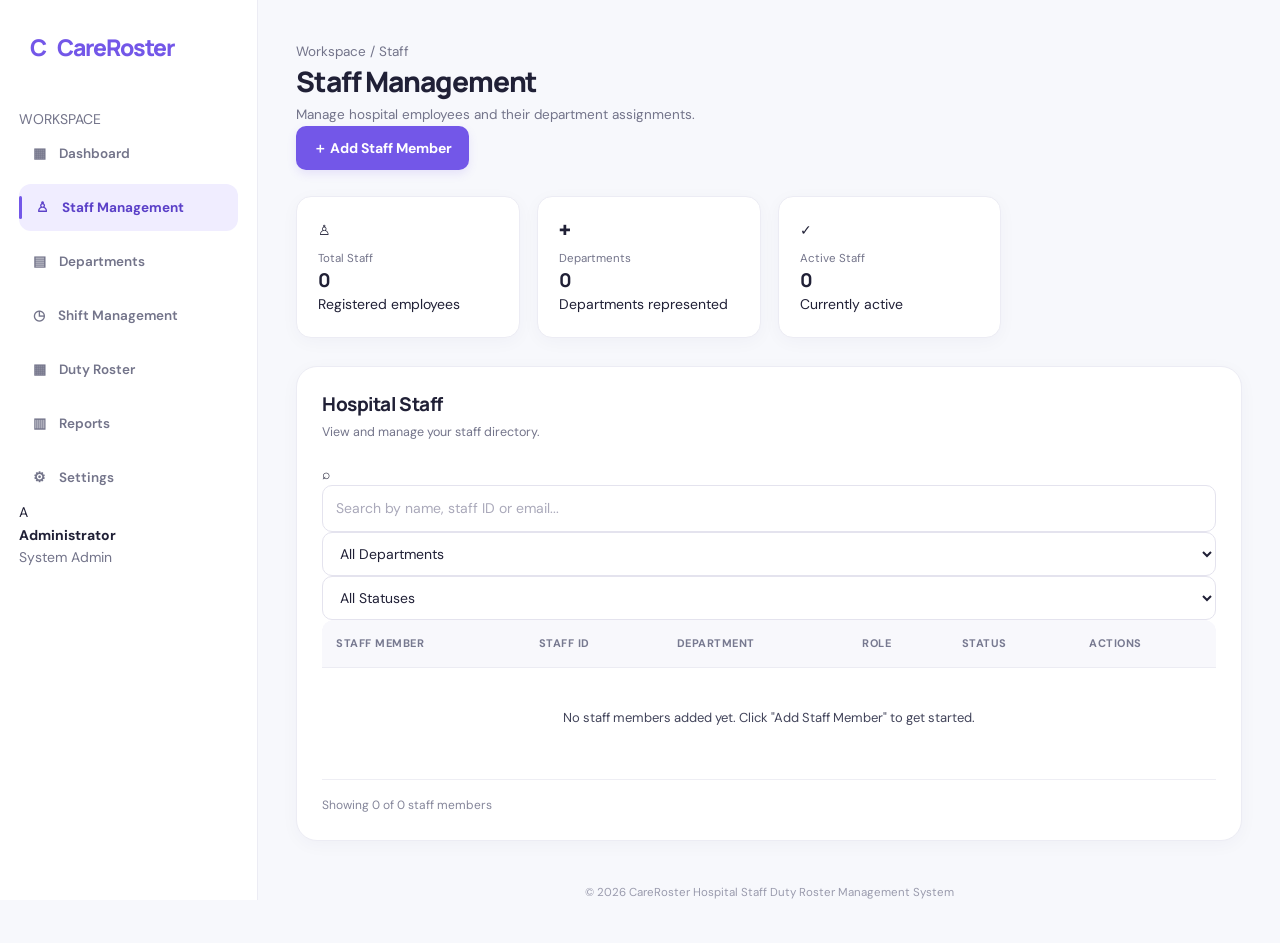
<file: staff.html>
<!DOCTYPE html>
<html lang="en">
<head>
    <meta charset="UTF-8">
    <meta name="viewport" content="width=device-width, initial-scale=1.0">
    <title>Staff Management | CareRoster</title>

    <link rel="preconnect" href="https://fonts.googleapis.com">
    <link rel="preconnect" href="https://fonts.gstatic.com" crossorigin>
    <link href="https://fonts.googleapis.com/css2?family=DM+Sans:wght@400;500;600;700&family=Manrope:wght@400;500;600;700;800&display=swap" rel="stylesheet">

    <link rel="stylesheet" href="./style.css">
</head>
<body>

<div class="app-layout">

    <aside class="sidebar">
        <a href="./index.html" class="brand">
            <span class="brand-icon">C</span>
            <span>Care<span class="brand-accent">Roster</span></span>
        </a>

        <p class="sidebar-label">WORKSPACE</p>

        <nav class="sidebar-nav">
            <a href="./index.html" class="nav-link">
                <span>▦</span> Dashboard
            </a>
            <a href="./staff.html" class="nav-link active">
                <span>♙</span> Staff Management
            </a>
            <a href="./departments.html" class="nav-link">
                <span>▤</span> Departments
            </a>
            <a href="./shifts.html" class="nav-link">
                <span>◷</span> Shift Management
            </a>
            <a href="./roster.html" class="nav-link">
                <span>▦</span> Duty Roster
            </a>
            <a href="./reports.html" class="nav-link">
                <span>▥</span> Reports
            </a>
            <a href="./settings.html" class="nav-link">
                <span>⚙</span> Settings
            </a>
        </nav>

        <div class="sidebar-bottom">
            <div class="profile-avatar">A</div>
            <div>
                <strong>Administrator</strong>
                <p>System Admin</p>
            </div>
        </div>
    </aside>

    <main class="main-content">

        <header class="topbar">
            <div>
                <p class="breadcrumb">Workspace / Staff</p>
                <h1>Staff Management</h1>
                <p class="page-subtitle">
                    Manage hospital employees and their department assignments.
                </p>
            </div>

            <button class="btn btn-primary" id="addStaffBtn" type="button">
                <span>＋</span> Add Staff Member
            </button>
        </header>

        <section class="stats-grid">
            <article class="stat-card">
                <div class="stat-icon">♙</div>
                <p>Total Staff</p>
                <h2 id="totalStaff">0</h2>
                <span>Registered employees</span>
            </article>

            <article class="stat-card">
                <div class="stat-icon">✚</div>
                <p>Departments</p>
                <h2 id="totalDepartments">0</h2>
                <span>Departments represented</span>
            </article>

            <article class="stat-card">
                <div class="stat-icon">✓</div>
                <p>Active Staff</p>
                <h2 id="activeStaff">0</h2>
                <span>Currently active</span>
            </article>
        </section>

        <section class="panel staff-panel">
            <div class="panel-header">
                <div>
                    <h2>Hospital Staff</h2>
                    <p>View and manage your staff directory.</p>
                </div>
            </div>

            <div class="toolbar">
                <div class="search-box">
                    <span>⌕</span>
                    <input
                        type="search"
                        id="staffSearch"
                        placeholder="Search by name, staff ID or email..."
                        aria-label="Search staff"
                    >
                </div>

                <select id="departmentFilter" aria-label="Filter by department">
                    <option value="">All Departments</option>
                </select>

                <select id="statusFilter" aria-label="Filter by status">
                    <option value="">All Statuses</option>
                    <option value="Active">Active</option>
                    <option value="Inactive">Inactive</option>
                </select>
            </div>

            <div class="table-wrapper">
                <table class="data-table">
                    <thead>
                        <tr>
                            <th>STAFF MEMBER</th>
                            <th>STAFF ID</th>
                            <th>DEPARTMENT</th>
                            <th>ROLE</th>
                            <th>STATUS</th>
                            <th>ACTIONS</th>
                        </tr>
                    </thead>
                    <tbody id="staffTableBody">
                        <tr>
                            <td colspan="6" class="empty-state">
                                No staff members added yet.
                                <br>
                                Click "Add Staff Member" to get started.
                            </td>
                        </tr>
                    </tbody>
                </table>
            </div>

            <div class="table-footer">
                <span id="staffCount">Showing 0 staff members</span>
            </div>
        </section>

        <footer class="page-footer">
            <span>© 2026 CareRoster</span>
            <span>Hospital Staff Duty Roster Management System</span>
        </footer>

    </main>
</div>


<!-- Add Staff Modal -->
<div class="modal-overlay" id="staffModal" hidden>
    <div class="modal-card">
        <div class="modal-header">
            <div>
                <h2>Add Staff Member</h2>
                <p>Enter the details of the new employee.</p>
            </div>
            <button type="button" id="closeStaffModal"
                class="modal-close" aria-label="Close form">
                &times;
            </button>
        </div>

        <form id="staffForm">
            <div class="form-group">
                <label for="staffName">Full Name</label>
                <input type="text" id="staffName"
                    placeholder="Enter full name" required>
            </div>

            <div class="form-group">
                <label for="staffId">Staff ID</label>
                <input type="text" id="staffId"
                    placeholder="e.g. HSP001" required>
            </div>

            <div class="form-group">
                <label for="staffDepartment">Department</label>
                <select id="staffDepartment" required>
                    <option value="">Select department</option>
                    <option value="Nursing">Nursing</option>
                    <option value="Emergency">Emergency</option>
                    <option value="Pharmacy">Pharmacy</option>
                    <option value="Laboratory">Laboratory</option>
                    <option value="Administration">Administration</option>
                </select>
            </div>

            <div class="form-group">
                <label for="staffRole">Job Role</label>
                <input type="text" id="staffRole"
                    placeholder="e.g. Registered Nurse" required>
            </div>

            <div class="form-group">
                <label for="staffEmail">Email Address</label>
                <input type="email" id="staffEmail"
                    placeholder="employee@example.com">
            </div>

            <div class="form-group">
                <label for="staffPhone">Phone Number</label>
                <input type="tel" id="staffPhone"
                    placeholder="Enter phone number">
            </div>

            <div class="modal-actions">
                <button type="button" id="cancelStaffBtn"
                    class="btn btn-secondary">
                    Cancel
                </button>
                <button type="submit" class="btn btn-primary">
                    Save Staff Member
                </button>
            </div>
        </form>
    </div>
</div>

  
<script src="./staff.js"></script>
  
</body>
</html>
</file>
<file: style.css>
/* =========================================
   CAREROSTER — PREMIUM PURPLE DESIGN
   ========================================= */

@import url('https://fonts.googleapis.com/css2?family=DM+Sans:wght@400;500;600;700&family=Manrope:wght@400;500;600;700;800&display=swap');

:root {
    --primary: #7357e8;
    --primary-dark: #5b40c8;
    --primary-light: #f0edff;
    --primary-soft: #f8f6ff;

    --background: #f7f8fc;
    --surface: #ffffff;
    --surface-hover: #faf9ff;

    --text: #202036;
    --text-secondary: #73748a;
    --text-light: #9a9bad;

    --border: #ececf4;
    --success: #249b76;
    --success-bg: #e9f8f1;
    --warning: #c88725;
    --warning-bg: #fff5e4;
    --danger: #d64e67;

    --sidebar-width: 258px;

    --radius-sm: 10px;
    --radius-md: 15px;
    --radius-lg: 21px;

    --shadow-card: 0 4px 18px rgba(39, 31, 85, 0.035);
    --shadow-hover: 0 10px 28px rgba(39, 31, 85, 0.075);
}

/* RESET */

* {
    box-sizing: border-box;
    margin: 0;
    padding: 0;
}

html {
    scroll-behavior: smooth;
}

body {
    font-family: 'DM Sans', sans-serif;
    background: var(--background);
    color: var(--text);
    font-size: 14px;
    line-height: 1.6;
    -webkit-font-smoothing: antialiased;
}

button,
input,
select,
textarea {
    font: inherit;
}

button,
a {
    -webkit-tap-highlight-color: transparent;
}

a {
    color: inherit;
    text-decoration: none;
}

button {
    cursor: pointer;
}

img {
    max-width: 100%;
}

/* APP LAYOUT */

body {
    min-height: 100vh;
}

main {
    min-width: 0;
}

/* SIDEBAR */

.sidebar,
aside.sidebar {
    position: fixed;
    inset: 0 auto 0 0;
    width: var(--sidebar-width);
    height: 100vh;
    padding: 29px 19px 22px;
    background: var(--surface);
    border-right: 1px solid var(--border);
    display: flex;
    flex-direction: column;
    overflow-y: auto;
    z-index: 100;
}

.logo,
.brand {
    display: flex;
    align-items: center;
    gap: 11px;
    padding: 0 11px;
    margin-bottom: 42px;
    color: var(--text);
    font-family: 'Manrope', sans-serif;
    font-size: 23px;
    font-weight: 800;
    letter-spacing: -1px;
}

.logo span,
.brand span {
    color: var(--primary);
}

.sidebar nav,
.sidebar .nav-links {
    display: flex;
    flex-direction: column;
    gap: 7px;
}

.sidebar nav a,
.sidebar .nav-links a {
    display: flex;
    align-items: center;
    gap: 13px;
    min-height: 47px;
    padding: 12px 14px;
    border-radius: 12px;
    color: var(--text-secondary);
    font-size: 13.5px;
    font-weight: 600;
    transition:
        background 0.2s ease,
        color 0.2s ease,
        transform 0.2s ease;
}

.sidebar nav a:hover,
.sidebar .nav-links a:hover {
    background: var(--primary-soft);
    color: var(--primary);
    transform: translateX(2px);
}

.sidebar nav a.active,
.sidebar .nav-links a.active {
    background: var(--primary-light);
    color: var(--primary-dark);
    font-weight: 700;
}

.sidebar nav a.active::before,
.sidebar .nav-links a.active::before {
    content: "";
    width: 3px;
    height: 23px;
    background: var(--primary);
    border-radius: 10px;
    margin-left: -14px;
    margin-right: 1px;
}

/* MAIN CONTENT
   Supports common dashboard wrappers. */

main {
    margin-left: var(--sidebar-width);
    padding: 36px 38px;
    width: calc(100% - var(--sidebar-width));
    max-width: 1800px;
}

.main-content,
.dashboard,
.content {
    min-width: 0;
}

/* PAGE HEADINGS */

h1,
h2,
h3,
h4 {
    font-family: 'Manrope', sans-serif;
    color: var(--text);
    line-height: 1.3;
}

h1 {
    font-size: clamp(24px, 2.2vw, 32px);
    font-weight: 800;
    letter-spacing: -1.1px;
}

h2 {
    font-size: 19px;
    font-weight: 750;
    letter-spacing: -0.45px;
}

h3 {
    font-size: 15px;
    font-weight: 700;
}

p {
    color: var(--text-secondary);
}

/* PAGE TOP AREA */

header {
    margin-bottom: 26px;
}

header p,
.page-subtitle {
    margin-top: 5px;
    font-size: 13.5px;
    color: var(--text-secondary);
}

/* WELCOME BANNER */

.welcome-banner,
.welcome-card,
.hero-card {
    position: relative;
    overflow: hidden;
    padding: 31px 33px;
    margin-bottom: 27px;
    border-radius: var(--radius-lg);
    background: linear-gradient(
        115deg,
        #7053e5 0%,
        #8066ed 55%,
        #9981f3 100%
    );
    color: #ffffff;
    box-shadow: 0 10px 26px rgba(115, 87, 232, 0.16);
}

.welcome-banner h1,
.welcome-banner h2,
.welcome-card h1,
.welcome-card h2,
.hero-card h1,
.hero-card h2 {
    position: relative;
    z-index: 1;
    color: #ffffff;
}

.welcome-banner p,
.welcome-card p,
.hero-card p {
    position: relative;
    z-index: 1;
    margin-top: 9px;
    max-width: 560px;
    color: rgba(255, 255, 255, 0.84);
    font-size: 14px;
}

.welcome-banner::after,
.welcome-card::after,
.hero-card::after {
    content: "";
    position: absolute;
    width: 240px;
    height: 240px;
    right: -65px;
    top: -110px;
    border: 1px solid rgba(255, 255, 255, 0.14);
    border-radius: 50%;
    box-shadow:
        0 0 0 24px rgba(255, 255, 255, 0.035),
        0 0 0 49px rgba(255, 255, 255, 0.025);
    pointer-events: none;
}

/* BUTTONS */

.btn,
button,
.button {
    border: none;
    border-radius: 10px;
    font-weight: 700;
    transition:
        background 0.2s ease,
        transform 0.2s ease,
        box-shadow 0.2s ease;
}

.btn-primary,
.button-primary,
button.primary {
    padding: 11px 17px;
    background: var(--primary);
    color: white;
    box-shadow: 0 4px 10px rgba(115, 87, 232, 0.13);
}

.btn-primary:hover,
.button-primary:hover,
button.primary:hover {
    background: var(--primary-dark);
    transform: translateY(-1px);
}

.btn-secondary,
.button-secondary {
    padding: 10px 16px;
    background: var(--primary-light);
    color: var(--primary-dark);
}

.btn-secondary:hover,
.button-secondary:hover {
    background: #e6e0ff;
}

/* STATISTIC CARDS */

.stats-grid,
.stats-cards,
.dashboard-stats,
.stat-grid {
    display: grid;
    grid-template-columns: repeat(4, minmax(0, 1fr));
    gap: 17px;
    margin-bottom: 28px;
}

.stat-card,
.stat,
.statistic-card {
    min-width: 0;
    padding: 22px 21px;
    background: var(--surface);
    border: 1px solid var(--border);
    border-radius: var(--radius-md);
    box-shadow: var(--shadow-card);
    transition:
        transform 0.2s ease,
        box-shadow 0.2s ease,
        border-color 0.2s ease;
}

.stat-card:hover,
.stat:hover,
.statistic-card:hover {
    transform: translateY(-3px);
    box-shadow: var(--shadow-hover);
    border-color: #ddd5ff;
}

.stat-card h3,
.stat h3,
.statistic-card h3 {
    margin-bottom: 8px;
    color: var(--text-secondary);
    font-family: 'DM Sans', sans-serif;
    font-size: 12.5px;
    font-weight: 600;
}

.stat-card .number,
.stat-card .value,
.stat .number,
.stat .value,
.statistic-card .number {
    color: var(--text);
    font-family: 'Manrope', sans-serif;
    font-size: clamp(25px, 2.5vw, 32px);
    line-height: 1.2;
    font-weight: 800;
    letter-spacing: -1px;
}

.stat-card p,
.stat p,
.statistic-card p {
    margin-top: 8px;
    font-size: 11.5px;
}

/* GENERAL PANELS */

.panel,
.content-card,
.section-card,
.dashboard-section,
.card {
    min-width: 0;
    background: var(--surface);
    border: 1px solid var(--border);
    border-radius: var(--radius-lg);
    box-shadow: var(--shadow-card);
}

.panel,
.content-card,
.section-card,
.dashboard-section {
    padding: 25px;
    margin-bottom: 23px;
}

.panel-header,
.section-header,
.card-header {
    display: flex;
    justify-content: space-between;
    align-items: center;
    gap: 16px;
    flex-wrap: wrap;
    margin-bottom: 21px;
}

.panel-header p,
.section-header p {
    margin-top: 5px;
    font-size: 12.5px;
}

/* TABLES */

.table-container,
.table-wrapper {
    width: 100%;
    overflow-x: auto;
    border-radius: 12px;
}

table {
    width: 100%;
    border-collapse: collapse;
    text-align: left;
    white-space: nowrap;
}

thead {
    background: #f8f7fc;
}

th {
    padding: 14px 16px;
    color: #77758d;
    font-size: 11px;
    font-weight: 700;
    text-transform: uppercase;
    letter-spacing: 0.55px;
    border-bottom: 1px solid var(--border);
}

td {
    padding: 16px;
    color: #49495f;
    font-size: 12.5px;
    border-bottom: 1px solid #f0eff6;
}

tbody tr {
    transition: background 0.15s ease;
}

tbody tr:hover {
    background: #fbfaff;
}

tbody tr:last-child td {
    border-bottom: none;
}

/* STATUS LABELS */

.status,
.badge,
.status-badge {
    display: inline-flex;
    align-items: center;
    justify-content: center;
    padding: 5px 10px;
    border-radius: 20px;
    font-size: 11px;
    font-weight: 700;
    white-space: nowrap;
}

.status.success,
.badge.success,
.status-badge.success,
.status.scheduled {
    color: #208263;
    background: var(--success-bg);
}

.status.warning,
.badge.warning,
.status-badge.warning {
    color: #9c6b19;
    background: var(--warning-bg);
}

.status.danger,
.badge.danger,
.status-badge.danger {
    color: #b73d54;
    background: #fff0f2;
}

.status.primary,
.badge.primary,
.status-badge.primary {
    color: var(--primary-dark);
    background: var(--primary-light);
}

/* FORMS */

form {
    width: 100%;
}

label {
    display: block;
    margin-bottom: 7px;
    color: #48475d;
    font-size: 12.5px;
    font-weight: 700;
}

input,
select,
textarea {
    width: 100%;
    min-height: 44px;
    padding: 11px 13px;
    color: var(--text);
    background: #ffffff;
    border: 1px solid #e4e3ee;
    border-radius: 10px;
    outline: none;
    transition:
        border-color 0.2s ease,
        box-shadow 0.2s ease;
}

input::placeholder,
textarea::placeholder {
    color: #aaa9ba;
}

input:focus,
select:focus,
textarea:focus {
    border-color: var(--primary);
    box-shadow: 0 0 0 3px rgba(115, 87, 232, 0.11);
}

textarea {
    resize: vertical;
}

/* EMPTY STATES */

.empty-state,
.no-data {
    padding: 40px 20px;
    text-align: center;
    color: var(--text-secondary);
}

.empty-state h3,
.no-data h3 {
    margin-bottom: 7px;
    color: var(--text);
}

.empty-state p,
.no-data p {
    max-width: 380px;
    margin: 0 auto;
    font-size: 13px;
}

/* LINKS */

main a:not(.btn):not(.button) {
    transition: color 0.2s ease;
}

main a:not(.btn):not(.button):hover {
    color: var(--primary);
}

/* FOOTER */

footer {
    padding: 20px 0 5px;
    color: var(--text-light);
    font-size: 11.5px;
    text-align: center;
}

/* SCROLLBAR */

.sidebar::-webkit-scrollbar,
.table-container::-webkit-scrollbar,
.table-wrapper::-webkit-scrollbar {
    width: 5px;
    height: 6px;
}

.sidebar::-webkit-scrollbar-thumb,
.table-container::-webkit-scrollbar-thumb,
.table-wrapper::-webkit-scrollbar-thumb {
    background: #dcd8ed;
    border-radius: 10px;
}

/* RESPONSIVE TABLETS */

@media (max-width: 1200px) {
    :root {
        --sidebar-width: 225px;
    }

    main {
        padding: 30px 25px;
    }

    .stats-grid,
    .stats-cards,
    .dashboard-stats,
    .stat-grid {
        grid-template-columns: repeat(2, minmax(0, 1fr));
    }
}

/* RESPONSIVE MOBILE */

@media (max-width: 760px) {
    :root {
        --sidebar-width: 0px;
    }

    .sidebar,
    aside.sidebar {
        position: relative;
        width: 100%;
        height: auto;
        padding: 18px;
        border-right: none;
        border-bottom: 1px solid var(--border);
    }

    .logo,
    .brand {
        margin-bottom: 18px;
        font-size: 21px;
    }

    .sidebar nav,
    .sidebar .nav-links {
        display: grid;
        grid-template-columns: repeat(2, minmax(0, 1fr));
        gap: 6px;
    }

    .sidebar nav a,
    .sidebar .nav-links a {
        min-height: 42px;
        padding: 10px;
        font-size: 12px;
    }

    .sidebar nav a.active::before,
    .sidebar .nav-links a.active::before {
        display: none;
    }

    main {
        width: 100%;
        margin-left: 0;
        padding: 25px 17px;
    }

    h1 {
        font-size: 25px;
    }

    .welcome-banner,
    .welcome-card,
    .hero-card {
        padding: 25px 22px;
        border-radius: 17px;
    }

    .stats-grid,
    .stats-cards,
    .dashboard-stats,
    .stat-grid {
        gap: 12px;
    }

    .stat-card,
    .stat,
    .statistic-card {
        padding: 17px 15px;
    }

    .stat-card .number,
    .stat-card .value,
    .stat .number,
    .stat .value,
    .statistic-card .number {
        font-size: 26px;
    }

    .panel,
    .content-card,
    .section-card,
    .dashboard-section {
        padding: 18px 15px;
        border-radius: 16px;
    }

    .panel-header,
    .section-header,
    .card-header {
        align-items: flex-start;
    }

    th,
    td {
        padding: 12px;
    }
}

/* VERY SMALL PHONES */

@media (max-width: 380px) {
    .stats-grid,
    .stats-cards,
    .dashboard-stats,
    .stat-grid {
        grid-template-columns: 1fr;
    }

    main {
        padding: 20px 13px;
    }

    .sidebar nav,
    .sidebar .nav-links {
        grid-template-columns: 1fr;
    }
}



/* ==============================
   CARE ROSTER — STAFF MODAL
============================== */

.modal-overlay[hidden] {
    display: none !important;
}

.modal-overlay {
    position: fixed;
    inset: 0;
    z-index: 1000;
    display: flex;
    align-items: center;
    justify-content: center;
    padding: 24px;
    background: rgba(25, 20, 48, 0.48);
    backdrop-filter: blur(5px);
    overflow-y: auto;
}

.modal-card {
    width: 100%;
    max-width: 580px;
    max-height: 90vh;
    overflow-y: auto;
    padding: 30px;
    background: #ffffff;
    border: 1px solid #eeeafb;
    border-radius: 20px;
    box-shadow: 0 24px 80px rgba(36, 24, 79, 0.2);
    animation: modalEnter 0.22s ease-out;
}

.modal-header {
    display: flex;
    align-items: flex-start;
    justify-content: space-between;
    gap: 16px;
    margin-bottom: 26px;
    padding-bottom: 20px;
    border-bottom: 1px solid #f0eef7;
}

.modal-header h2 {
    margin: 0 0 7px;
    color: #25213a;
    font-family: 'Manrope', sans-serif;
    font-size: 22px;
    font-weight: 800;
}

.modal-header p {
    margin: 0;
    color: #858197;
    font-size: 13px;
    line-height: 1.6;
}

.modal-close {
    display: grid;
    place-items: center;
    flex-shrink: 0;
    width: 36px;
    height: 36px;
    border: 1px solid #eeebf6;
    border-radius: 11px;
    background: #faf9ff;
    color: #777187;
    font-size: 25px;
    cursor: pointer;
    transition: 0.2s ease;
}

.modal-close:hover {
    background: #f0edff;
    color: #7357e8;
    transform: rotate(90deg);
}

#staffForm {
    display: grid;
    grid-template-columns: repeat(2, minmax(0, 1fr));
    gap: 20px 16px;
}

#staffForm .form-group {
    display: flex;
    flex-direction: column;
    gap: 8px;
    min-width: 0;
}

#staffForm label {
    color: #39354d;
    font-size: 13px;
    font-weight: 700;
}

#staffForm input,
#staffForm select {
    box-sizing: border-box;
    width: 100%;
    min-height: 46px;
    padding: 0 13px;
    border: 1px solid #e7e4f0;
    border-radius: 10px;
    outline: none;
    background: #ffffff;
    color: #302c43;
    font: inherit;
    font-size: 13px;
    transition: border-color 0.2s, box-shadow 0.2s;
}

#staffForm input::placeholder {
    color: #aaa6b8;
}

#staffForm input:focus,
#staffForm select:focus {
    border-color: #8b73ed;
    box-shadow: 0 0 0 3px rgba(115, 87, 232, 0.12);
}

.modal-actions {
    grid-column: 1 / -1;
    display: flex;
    justify-content: flex-end;
    gap: 12px;
    margin-top: 8px;
    padding-top: 22px;
    border-top: 1px solid #f0eef7;
}

.btn-secondary {
    padding: 11px 18px;
    border: 1px solid #e7e4f0;
    border-radius: 10px;
    background: #ffffff;
    color: #514b67;
    font: inherit;
    font-size: 13px;
    font-weight: 700;
    cursor: pointer;
    transition: 0.2s ease;
}

.btn-secondary:hover {
    background: #f8f6ff;
    border-color: #c9bdf8;
}

#staffForm .btn-primary {
    padding: 12px 18px;
    border: 0;
    border-radius: 10px;
    font: inherit;
    font-size: 13px;
    font-weight: 700;
    cursor: pointer;
}

@keyframes modalEnter {
    from {
        opacity: 0;
        transform: translateY(12px) scale(0.98);
    }
    to {
        opacity: 1;
        transform: translateY(0) scale(1);
    }
}

@media (max-width: 540px) {
    .modal-overlay {
        padding: 12px;
        align-items: flex-start;
    }

    .modal-card {
        margin: auto 0;
        padding: 22px 18px;
        border-radius: 16px;
    }

    #staffForm {
        grid-template-columns: 1fr;
    }

    .modal-actions {
        flex-direction: column-reverse;
    }

    .modal-actions button {
        width: 100%;
    }
}


/* CareRoster form text visibility fix */
#staffForm input,
#staffForm select,
#staffForm textarea {
    color: #302c43 !important;
    background-color: #ffffff !important;
    -webkit-text-fill-color: #302c43;
    caret-color: #7357e8;
}

#staffForm input::placeholder,
#staffForm textarea::placeholder {
    color: #9691a8 !important;
    -webkit-text-fill-color: #9691a8;
    opacity: 1;
}

#staffForm label {
    color: #39354d !important;
}

#staffForm input:focus,
#staffForm select:focus {
    border-color: #7357e8;
    outline: none;
    box-shadow: 0 0 0 3px rgba(115, 87, 232, 0.12);
}

/* =================================
   DUTY ROSTER PAGE
================================= */

.roster-content {
    padding: 30px;
    max-width: 1500px;
    margin: auto;
}

.roster-heading {
    display: flex;
    justify-content: space-between;
    align-items: center;
    gap: 20px;
    margin-bottom: 28px;
    flex-wrap: wrap;
}

.roster-heading h1 {
    font-family: 'Manrope', sans-serif;
    font-size: 27px;
    font-weight: 800;
    color: #20243a;
    margin-bottom: 6px;
}

.roster-heading p {
    color: #85899d;
    font-size: 14px;
}

.roster-actions {
    display: flex;
    gap: 10px;
    flex-wrap: wrap;
}

.roster-btn {
    border: none;
    padding: 12px 19px;
    border-radius: 10px;
    font-weight: 700;
    font-size: 13px;
    cursor: pointer;
    font-family: inherit;
    transition: .2s;
}

.roster-btn-primary {
    background: #6558e8;
    color: white;
    box-shadow: 0 5px 14px rgba(101, 88, 232, .18);
}

.roster-btn-primary:hover {
    background: #5144d0;
    transform: translateY(-1px);
}

.roster-btn-light {
    background: white;
    color: #555b70;
    border: 1px solid #e9eaf1;
}

/* STATISTICS */

.roster-stats {
    display: grid;
    grid-template-columns: repeat(4, minmax(0, 1fr));
    gap: 17px;
    margin-bottom: 25px;
}

.roster-stat {
    background: white;
    border: 1px solid #eeeef4;
    border-radius: 15px;
    padding: 21px;
    box-shadow: 0 4px 18px rgba(35, 35, 70, .025);
}

.roster-stat-top {
    display: flex;
    justify-content: space-between;
    align-items: center;
    margin-bottom: 18px;
}

.roster-stat-label {
    font-size: 12px;
    color: #85899d;
    font-weight: 600;
}

.roster-stat-icon {
    width: 37px;
    height: 37px;
    display: grid;
    place-items: center;
    border-radius: 11px;
    font-size: 17px;
    background: #f0edff;
    color: #6558e8;
}

.roster-stat h2 {
    font-size: 27px;
    font-family: 'Manrope', sans-serif;
    color: #20243a;
    margin-bottom: 5px;
}

.roster-stat small {
    font-size: 11px;
    color: #9a9daf;
}

/* ROSTER TABLE PANEL */

.roster-panel {
    background: white;
    border: 1px solid #eeeef4;
    border-radius: 16px;
    box-shadow: 0 5px 22px rgba(35, 35, 70, .025);
    overflow: hidden;
}

.roster-panel-header {
    padding: 22px 24px;
    display: flex;
    justify-content: space-between;
    align-items: center;
    gap: 15px;
    flex-wrap: wrap;
    border-bottom: 1px solid #f0f0f5;
}

.roster-panel-header h2 {
    font-size: 16px;
    font-family: 'Manrope', sans-serif;
    color: #252940;
}

.roster-panel-header p {
    font-size: 12px;
    color: #999caf;
    margin-top: 5px;
}

.roster-controls {
    display: flex;
    gap: 10px;
    flex-wrap: wrap;
}

.roster-controls input,
.roster-controls select {
    border: 1px solid #e9eaf1;
    background: white;
    border-radius: 9px;
    padding: 10px 12px;
    font-family: inherit;
    font-size: 12px;
    color: #42465b;
    outline: none;
}

.roster-controls input:focus,
.roster-controls select:focus {
    border-color: #8175ed;
    box-shadow: 0 0 0 3px rgba(101, 88, 232, .08);
}

/* TABLE */

.roster-table-wrap {
    overflow-x: auto;
}

.roster-table {
    width: 100%;
    border-collapse: collapse;
    min-width: 850px;
}

.roster-table th {
    text-align: left;
    padding: 15px 24px;
    background: #fafaff;
    color: #9296a9;
    font-size: 10px;
    letter-spacing: .7px;
    text-transform: uppercase;
    font-weight: 700;
}

.roster-table td {
    padding: 17px 24px;
    border-bottom: 1px solid #f2f2f6;
    font-size: 12px;
    color: #51566c;
}

.roster-table tbody tr:hover {
    background: #fcfbff;
}

/* STAFF DETAILS */

.staff-cell {
    display: flex;
    align-items: center;
    gap: 11px;
}

.staff-avatar {
    width: 35px;
    height: 35px;
    border-radius: 11px;
    background: #eeeaff;
    color: #6558e8;
    display: grid;
    place-items: center;
    font-weight: 800;
    font-size: 11px;
    flex-shrink: 0;
}

.staff-name {
    color: #30344a;
    font-weight: 700;
    font-size: 12px;
}

.staff-role {
    font-size: 10px;
    color: #a0a3b3;
    margin-top: 3px;
}

/* SHIFT BADGES */

.shift-badge {
    display: inline-block;
    padding: 6px 10px;
    border-radius: 7px;
    font-size: 10px;
    font-weight: 700;
}

.morning {
    color: #b47b24;
    background: #fff5df;
}

.afternoon {
    color: #4775bb;
    background: #eaf2ff;
}

.night {
    color: #7356b8;
    background: #f1ebff;
}

.status-badge {
    display: inline-block;
    padding: 6px 10px;
    border-radius: 7px;
    background: #e8f8ef;
    color: #29945c;
    font-size: 10px;
    font-weight: 700;
}

/* TABLE ACTIONS */

.roster-table td button {
    border: none;
    background: #f0edff;
    color: #6558e8;
    padding: 7px 10px;
    border-radius: 7px;
    font-size: 10px;
    font-weight: 700;
    cursor: pointer;
    margin: 2px;
}

.roster-table td button[data-action="delete"] {
    background: #fff0f0;
    color: #d95353;
}

/* EMPTY STATE */

.empty-roster {
    text-align: center;
    padding: 55px 20px;
    color: #9296a9;
}

.empty-roster .empty-icon {
    font-size: 32px;
    margin-bottom: 12px;
}

.empty-roster h3 {
    color: #42465b;
    font-size: 15px;
    margin-bottom: 7px;
}

.empty-roster p {
    font-size: 12px;
}

/* FOOTER */

.roster-footer {
    padding: 17px 24px;
    color: #969aac;
    font-size: 11px;
    display: flex;
    justify-content: space-between;
    gap: 10px;
    flex-wrap: wrap;
}

/* ASSIGNMENT MODAL */

#assignmentModal {
    position: fixed;
    inset: 0;
    background: rgba(25, 25, 45, .55);
    display: none;
    align-items: center;
    justify-content: center;
    padding: 20px;
    z-index: 9999;
}

.assignment-modal-content {
    background: white;
    width: 100%;
    max-width: 620px;
    padding: 28px;
    border-radius: 17px;
    max-height: 90vh;
    overflow-y: auto;
    box-shadow: 0 20px 60px rgba(0, 0, 0, .15);
}

.assignment-modal-header {
    display: flex;
    justify-content: space-between;
    align-items: flex-start;
    margin-bottom: 25px;
}

.assignment-modal-header h2 {
    font-size: 20px;
    color: #20243a;
    margin-bottom: 5px;
}

.assignment-modal-header p {
    font-size: 12px;
    color: #9296a9;
}

#closeAssignmentModal {
    border: none;
    background: #f2f0ff;
    color: #6558e8;
    width: 32px;
    height: 32px;
    border-radius: 9px;
    font-size: 22px;
    cursor: pointer;
}

.assignment-form-grid {
    display: grid;
    grid-template-columns: 1fr 1fr;
    gap: 17px;
}

.assignment-form-grid label {
    display: block;
    font-size: 12px;
    font-weight: 700;
    color: #555b70;
    margin-bottom: 7px;
}

.assignment-form-grid input,
.assignment-form-grid select {
    width: 100%;
    box-sizing: border-box;
    padding: 12px;
    border: 1px solid #e7e8ef;
    border-radius: 9px;
    background: white;
    color: #30344a;
    font-family: inherit;
    font-size: 13px;
    outline: none;
}

.assignment-form-grid input:focus,
.assignment-form-grid select:focus {
    border-color: #6558e8;
}

.assignment-form-actions {
    display: flex;
    justify-content: flex-end;
    gap: 10px;
    margin-top: 25px;
}

.assignment-form-actions button {
    border: none;
    padding: 12px 18px;
    border-radius: 9px;
    cursor: pointer;
    font-weight: 700;
    font-size: 12px;
}

#cancelAssignment {
    background: #f1f1f6;
    color: #555b70;
}

#saveAssignment {
    background: #6558e8;
    color: white;
}

/* RESPONSIVE DESIGN */

@media (max-width: 1000px) {
    .roster-stats {
        grid-template-columns: repeat(2, 1fr);
    }
}

@media (max-width: 600px) {
    .roster-content {
        padding: 18px 13px;
    }

    .roster-heading h1 {
        font-size: 22px;
    }

    .roster-stats {
        grid-template-columns: 1fr 1fr;
        gap: 10px;
    }

    .roster-stat {
        padding: 15px;
    }

    .roster-panel-header {
        padding: 17px;
    }

    .roster-controls {
        width: 100%;
    }

    .roster-controls input,
    .roster-controls select {
        width: 100%;
        box-sizing: border-box;
    }

    .assignment-form-grid {
        grid-template-columns: 1fr;
    }

    .assignment-modal-content {
        padding: 20px;
    }
}
/* ==========================================
   CAREROSTER - REPORTS PAGE
========================================== */

.reports-content {
    padding: 30px;
}

.reports-content .page-heading {
    display: flex;
    justify-content: space-between;
    align-items: center;
    gap: 20px;
    margin-bottom: 28px;
}

.reports-content .page-heading h1 {
    font-size: 25px;
    color: #20243a;
    margin-bottom: 7px;
}

.reports-content .page-heading p {
    color: #9296a9;
    font-size: 13px;
}

#generateReportBtn,
#printReportBtn {
    background: #6558e8;
    color: white;
    border: none;
    padding: 12px 19px;
    border-radius: 9px;
    font-size: 12px;
    font-weight: 700;
    cursor: pointer;
    transition: 0.2s ease;
}

#generateReportBtn:hover,
#printReportBtn:hover {
    background: #5143cf;
}


/* REPORT STATISTICS */

.reports-content .stats-grid {
    display: grid;
    grid-template-columns: repeat(4, 1fr);
    gap: 18px;
    margin-bottom: 25px;
}

.reports-content .stat-card {
    background: white;
    padding: 23px;
    border: 1px solid #ececf3;
    border-radius: 13px;
    box-shadow: 0 3px 12px rgba(30, 35, 70, 0.03);
}

.reports-content .stat-card p {
    color: #777d91;
    font-size: 12px;
    margin-bottom: 13px;
}

.reports-content .stat-card h2 {
    color: #20243a;
    font-size: 27px;
    margin-bottom: 8px;
}

.reports-content .stat-card span {
    color: #a0a4b3;
    font-size: 11px;
}


/* REPORT FILTER */

.report-filter-card {
    background: white;
    border: 1px solid #ececf3;
    border-radius: 13px;
    padding: 24px;
    margin-bottom: 25px;
}

.report-filter-card h3,
.report-table-header h3 {
    color: #20243a;
    font-size: 16px;
    margin-bottom: 6px;
}

.report-filter-card p,
.report-table-header p {
    color: #9296a9;
    font-size: 12px;
}

.report-filters {
    display: grid;
    grid-template-columns: 1fr 1fr 1fr auto;
    gap: 15px;
    align-items: end;
    margin-top: 22px;
}

.report-filters label {
    display: block;
    font-size: 12px;
    font-weight: 700;
    color: #555b70;
    margin-bottom: 8px;
}

.report-filters input,
.report-filters select {
    width: 100%;
    box-sizing: border-box;
    padding: 12px;
    border: 1px solid #e7e8ef;
    border-radius: 9px;
    background: white;
    color: #30344a;
    font-family: inherit;
    font-size: 12px;
    outline: none;
}

.report-filters input:focus,
.report-filters select:focus {
    border-color: #6558e8;
}


/* REPORT TABLE */

.report-table-card {
    background: white;
    border: 1px solid #ececf3;
    border-radius: 13px;
    overflow: hidden;
}

.report-table-header {
    display: flex;
    justify-content: space-between;
    align-items: center;
    padding: 23px;
    border-bottom: 1px solid #f0f0f5;
}

#reportRecordCount {
    background: #f2f0ff;
    color: #6558e8;
    padding: 8px 12px;
    border-radius: 20px;
    font-size: 11px;
    font-weight: 700;
}

.report-table-card table {
    width: 100%;
    border-collapse: collapse;
    min-width: 750px;
}

.report-table-card th {
    background: #fafaff;
    color: #85899b;
    font-size: 11px;
    font-weight: 700;
    text-align: left;
    padding: 16px;
    border-bottom: 1px solid #eeeef4;
}

.report-table-card td {
    padding: 16px;
    color: #555b70;
    font-size: 12px;
    border-bottom: 1px solid #f1f1f5;
}

.report-table-card tbody tr:hover {
    background: #fafaff;
}

.report-table-card tbody tr:last-child td {
    border-bottom: none;
}

.report-table-card tbody td[colspan] {
    text-align: center;
    padding: 40px 15px;
    color: #9296a9;
}


/* RESPONSIVE DESIGN */

@media (max-width: 1000px) {

    .reports-content .stats-grid {
        grid-template-columns: repeat(2, 1fr);
    }

    .report-filters {
        grid-template-columns: repeat(2, 1fr);
    }

}

@media (max-width: 600px) {

    .reports-content {
        padding: 18px;
    }

    .reports-content .page-heading {
        align-items: flex-start;
        flex-direction: column;
    }

    .reports-content .stats-grid {
        grid-template-columns: 1fr 1fr;
        gap: 10px;
    }

    .reports-content .stat-card {
        padding: 16px;
    }

    .reports-content .stat-card h2 {
        font-size: 22px;
    }

    .report-filters {
        grid-template-columns: 1fr;
    }

    .report-table-header {
        align-items: flex-start;
        gap: 12px;
        flex-direction: column;
    }

}


/* PRINT REPORT */

@media print {

    .sidebar,
    .topbar,
    .report-filter-card,
    #printReportBtn {
        display: none !important;
    }

    .reports-content {
        padding: 0;
    }

    .report-table-card {
        border: none;
    }

    body {
        background: white;
    }

}
/* ==============================
   SETTINGS PAGE
============================== */

.settings-content {
    padding: 25px 30px;
}

.settings-card {
    background: #ffffff;
    border: 1px solid #ececf4;
    border-radius: 16px;
    padding: 25px;
    margin-bottom: 24px;
    box-shadow: 0 4px 15px rgba(30, 35, 90, 0.03);
}

.settings-card-heading {
    margin-bottom: 25px;
}

.settings-card-heading h3 {
    font-family: 'Manrope', sans-serif;
    font-size: 18px;
    color: #20243a;
    margin-bottom: 6px;
}

.settings-card-heading p {
    color: #85899c;
    font-size: 13px;
}

.settings-form-grid {
    display: grid;
    grid-template-columns: repeat(2, minmax(0, 1fr));
    gap: 20px;
    margin-bottom: 25px;
}

.settings-card .form-group {
    display: flex;
    flex-direction: column;
    gap: 9px;
}

.settings-card .form-group label {
    font-size: 13px;
    font-weight: 600;
    color: #454960;
}

.settings-card .form-group input {
    width: 100%;
    padding: 13px 14px;
    border: 1px solid #e5e6ef;
    border-radius: 9px;
    outline: none;
    background: #fafaff;
    color: #20243a;
    font-family: inherit;
    font-size: 13px;
}

.settings-card .form-group input:focus {
    border-color: #6558e8;
    box-shadow: 0 0 0 3px rgba(101, 88, 232, 0.1);
}

.settings-card .primary-btn {
    background: #6558e8;
    color: #ffffff;
    border: none;
    padding: 12px 22px;
    border-radius: 9px;
    font-size: 13px;
    font-weight: 600;
    cursor: pointer;
}

.settings-card .primary-btn:hover {
    background: #5143d0;
}

#settingsMessage,
#rosterMessage {
    margin-top: 12px;
    font-size: 13px;
    font-weight: 600;
}

@media (max-width: 700px) {
    .settings-content {
        padding: 20px 15px;
    }

    .settings-form-grid {
        grid-template-columns: 1fr;
    }

    .settings-card {
        padding: 18px;
    }
}
/* ==========================================
   CAREROSTER - AVAILABILITY & LEAVE
   PREMIUM PAGE STYLING
========================================== */

.availability-content {
    padding: 32px;
    min-width: 0;
}

.availability-content .topbar {
    display: flex;
    justify-content: space-between;
    align-items: center;
    gap: 20px;
    margin-bottom: 35px;
}

.availability-content .breadcrumb {
    color: #9297a9;
    font-size: 13px;
    margin-bottom: 7px;
}

.availability-content .topbar h2 {
    font-size: 22px;
    color: #20243a;
    font-weight: 700;
}

.availability-content .page-heading {
    margin-bottom: 25px;
}

.availability-content .page-heading h1 {
    font-size: 27px;
    color: #20243a;
    margin-bottom: 7px;
    font-weight: 750;
}

.availability-content .page-heading p {
    color: #9297a9;
    font-size: 14px;
}

/* BUTTON */

.availability-content .primary-btn {
    background: #6558e8;
    color: #fff;
    border: none;
    padding: 13px 20px;
    border-radius: 10px;
    font-weight: 600;
    font-size: 13px;
    cursor: pointer;
    transition: 0.25s ease;
    box-shadow: 0 5px 14px rgba(101, 88, 232, 0.18);
}

.availability-content .primary-btn:hover {
    background: #5144d0;
    transform: translateY(-2px);
}

/* STATISTICS */

.availability-stats {
    display: grid;
    grid-template-columns: repeat(4, 1fr);
    gap: 18px;
    margin-bottom: 25px;
}

.availability-stat-card {
    background: #fff;
    padding: 23px;
    border-radius: 15px;
    border: 1px solid #eeeef5;
    box-shadow: 0 5px 20px rgba(32, 36, 58, 0.035);
    transition: 0.25s ease;
}

.availability-stat-card:hover {
    transform: translateY(-3px);
    box-shadow: 0 10px 25px rgba(32, 36, 58, 0.07);
}

.availability-stat-card .stat-icon {
    width: 42px;
    height: 42px;
    border-radius: 12px;
    background: #f0eeff;
    color: #6558e8;
    display: flex;
    align-items: center;
    justify-content: center;
    font-size: 19px;
    margin-bottom: 17px;
}

.availability-stat-card p {
    color: #85899b;
    font-size: 13px;
    margin-bottom: 9px;
}

.availability-stat-card h2 {
    font-size: 29px;
    color: #20243a;
    margin-bottom: 6px;
    font-weight: 750;
}

.availability-stat-card small {
    color: #a2a5b2;
    font-size: 11px;
}

/* FILTER SECTION */

.availability-filter-card,
.availability-table-card {
    background: #fff;
    border: 1px solid #eeeef5;
    border-radius: 15px;
    padding: 24px;
    margin-bottom: 22px;
    box-shadow: 0 5px 20px rgba(32, 36, 58, 0.035);
}

.filter-heading {
    margin-bottom: 20px;
}

.filter-heading h3,
.table-header h3 {
    font-size: 16px;
    color: #20243a;
    font-weight: 700;
    margin-bottom: 6px;
}

.filter-heading p,
.table-header p {
    color: #999dad;
    font-size: 12px;
}

.availability-filters {
    display: grid;
    grid-template-columns: 1.5fr 1fr 1fr;
    gap: 13px;
}

.availability-filters input,
.availability-filters select {
    width: 100%;
    height: 45px;
    border: 1px solid #e8e9f0;
    background: #fafaff;
    border-radius: 9px;
    padding: 0 13px;
    color: #34384e;
    font-size: 12px;
    outline: none;
    transition: 0.2s ease;
}

.availability-filters input:focus,
.availability-filters select:focus {
    border-color: #6558e8;
    background: #fff;
    box-shadow: 0 0 0 3px rgba(101, 88, 232, 0.08);
}

/* TABLE */

.table-header {
    display: flex;
    justify-content: space-between;
    align-items: center;
    gap: 15px;
    margin-bottom: 23px;
}

.table-header span {
    color: #6558e8;
    background: #f0eeff;
    padding: 8px 12px;
    border-radius: 20px;
    font-size: 11px;
    font-weight: 600;
}

.table-responsive {
    width: 100%;
    overflow-x: auto;
}

.availability-table-card table {
    width: 100%;
    min-width: 750px;
    border-collapse: collapse;
}

.availability-table-card thead {
    background: #f8f8fc;
}

.availability-table-card th {
    padding: 15px 13px;
    text-align: left;
    color: #999dad;
    font-size: 10px;
    font-weight: 700;
    letter-spacing: 0.6px;
    white-space: nowrap;
}

.availability-table-card td {
    padding: 17px 13px;
    border-bottom: 1px solid #f0f0f5;
    color: #45495d;
    font-size: 12px;
}

.availability-table-card tbody tr:hover {
    background: #fafaff;
}

.availability-table-card tbody tr:last-child td {
    border-bottom: none;
}

.availability-table-card .empty-state {
    text-align: center;
    padding: 45px 15px;
    color: #a0a3b1;
    font-size: 13px;
}

/* RESPONSIVE DESIGN */

@media (max-width: 1100px) {
    .availability-stats {
        grid-template-columns: repeat(2, 1fr);
    }
}

@media (max-width: 768px) {
    .availability-content {
        padding: 20px 15px;
    }

    .availability-content .topbar {
        align-items: flex-start;
        flex-direction: column;
    }

    .availability-content .page-heading h1 {
        font-size: 23px;
    }

    .availability-filters {
        grid-template-columns: 1fr;
    }

    .availability-filter-card,
    .availability-table-card {
        padding: 17px;
    }
}

@media (max-width: 450px) {
    .availability-stats {
        grid-template-columns: 1fr 1fr;
        gap: 10px;
    }

    .availability-stat-card {
        padding: 16px;
    }

    .availability-stat-card h2 {
        font-size: 24px;
    }

    .availability-content .primary-btn {
        width: 100%;
    }
}
/* ==========================================
   CAREROSTER - LEAVE MODAL
========================================== */

.leave-modal-overlay {
    position: fixed;
    inset: 0;
    background: rgba(22, 24, 45, 0.55);
    backdrop-filter: blur(5px);
    display: flex;
    align-items: center;
    justify-content: center;
    padding: 20px;
    z-index: 9999;
    overflow-y: auto;
}

.leave-modal {
    background: #fff;
    width: 100%;
    max-width: 620px;
    border-radius: 18px;
    padding: 28px;
    box-shadow: 0 25px 70px rgba(0, 0, 0, 0.2);
    animation: leaveModalIn 0.25s ease;
}

@keyframes leaveModalIn {
    from {
        opacity: 0;
        transform: translateY(15px);
    }
    to {
        opacity: 1;
        transform: translateY(0);
    }
}

.leave-modal-header {
    display: flex;
    justify-content: space-between;
    align-items: flex-start;
    margin-bottom: 25px;
}

.leave-modal-header h2 {
    color: #20243a;
    font-size: 21px;
    margin-bottom: 7px;
}

.leave-modal-header p {
    color: #999dad;
    font-size: 12px;
}

.leave-close-btn {
    border: none;
    background: #f3f2fb;
    color: #6558e8;
    width: 34px;
    height: 34px;
    border-radius: 9px;
    font-size: 23px;
    cursor: pointer;
}

.leave-form-grid {
    display: grid;
    grid-template-columns: 1fr 1fr;
    gap: 19px;
}

.leave-form-group {
    display: flex;
    flex-direction: column;
    gap: 8px;
}

.leave-form-group label {
    font-size: 12px;
    font-weight: 600;
    color: #45495d;
}

.leave-form-group input,
.leave-form-group select,
.leave-form-group textarea {
    width: 100%;
    padding: 12px;
    border: 1px solid #e8e9f0;
    border-radius: 9px;
    background: #fafaff;
    color: #34384e;
    font-size: 12px;
    font-family: inherit;
    outline: none;
    transition: 0.2s ease;
}

.leave-form-group input:focus,
.leave-form-group select:focus,
.leave-form-group textarea:focus {
    border-color: #6558e8;
    background: #fff;
    box-shadow: 0 0 0 3px rgba(101, 88, 232, 0.08);
}

.leave-form-group textarea {
    resize: vertical;
}

.leave-full-width {
    grid-column: 1 / -1;
}

.leave-form-actions {
    display: flex;
    justify-content: flex-end;
    gap: 10px;
    margin-top: 25px;
    padding-top: 20px;
    border-top: 1px solid #f0f0f5;
}

.leave-form-actions button {
    padding: 12px 19px;
    border-radius: 9px;
    font-size: 12px;
    font-weight: 600;
    cursor: pointer;
    transition: 0.2s ease;
}

.leave-cancel-btn {
    background: #f5f5fa;
    color: #55596c;
    border: 1px solid #e9e9f0;
}

.leave-save-btn {
    background: #6558e8;
    color: #fff;
    border: none;
}

.leave-save-btn:hover {
    background: #5144d0;
}

/* STATUS BADGES */

.leave-status {
    display: inline-block;
    padding: 6px 10px;
    border-radius: 20px;
    font-size: 10px;
    font-weight: 700;
}

.leave-pending {
    background: #fff5df;
    color: #c48a20;
}

.leave-approved {
    background: #e7f8ef;
    color: #21945a;
}

.leave-rejected {
    background: #ffebeb;
    color: #d64c4c;
}

/* ACTION BUTTONS */

.leave-actions {
    display: flex;
    flex-wrap: wrap;
    gap: 6px;
}

.leave-actions button {
    border: none;
    padding: 7px 9px;
    border-radius: 7px;
    font-size: 10px;
    font-weight: 600;
    cursor: pointer;
}

.leave-edit-btn {
    background: #f0eeff;
    color: #6558e8;
}

.leave-approve-btn {
    background: #e7f8ef;
    color: #21945a;
}

.leave-reject-btn {
    background: #fff5df;
    color: #c48a20;
}

.leave-delete-btn {
    background: #ffebeb;
    color: #d64c4c;
}

/* MOBILE MODAL */

@media (max-width: 600px) {
    .leave-modal {
        padding: 20px;
    }

    .leave-form-grid {
        grid-template-columns: 1fr;
    }

    .leave-full-width {
        grid-column: auto;
    }

    .leave-form-actions {
        flex-direction: column-reverse;
    }

    .leave-form-actions button {
        width: 100%;
    }
}
/* ==========================================
   SMART ROSTER GENERATOR
========================================== */

.form-grid {
    display: grid;
    grid-template-columns: repeat(2, minmax(0, 1fr));
    gap: 22px;
    margin-top: 25px;
}

.form-group {
    display: flex;
    flex-direction: column;
    gap: 9px;
}

.form-group label {
    font-size: 13px;
    font-weight: 700;
    color: #343750;
}

.form-group input,
.form-group select {
    width: 100%;
    min-height: 48px;
    padding: 0 14px;
    border: 1px solid #e3e5ef;
    border-radius: 10px;
    background: #fff;
    color: #20243a;
    font-family: inherit;
    font-size: 14px;
    outline: none;
    transition: border-color 0.2s, box-shadow 0.2s;
}

.form-group input:focus,
.form-group select:focus {
    border-color: #6558e8;
    box-shadow: 0 0 0 3px rgba(101, 88, 232, 0.10);
}

.generator-note {
    display: flex;
    align-items: flex-start;
    gap: 12px;
    margin-top: 25px;
    padding: 16px;
    border: 1px solid #e8e5ff;
    border-radius: 12px;
    background: #f7f6ff;
}

.generator-note span {
    color: #6558e8;
    font-size: 19px;
    font-weight: 700;
}

.generator-note p {
    margin: 0;
    color: #65677e;
    font-size: 13px;
    line-height: 1.7;
}

.form-actions {
    display: flex;
    justify-content: flex-end;
    align-items: center;
    gap: 12px;
    margin-top: 25px;
}

.primary-button,
.secondary-button {
    display: inline-flex;
    justify-content: center;
    align-items: center;
    min-height: 43px;
    padding: 0 19px;
    border-radius: 9px;
    font-family: inherit;
    font-size: 13px;
    font-weight: 700;
    text-decoration: none;
    cursor: pointer;
    transition: 0.2s ease;
}

.primary-button {
    border: 1px solid #6558e8;
    background: #6558e8;
    color: #fff;
}

.primary-button:hover {
    background: #5143d0;
    border-color: #5143d0;
    transform: translateY(-1px);
}

.secondary-button {
    border: 1px solid #e4e5ee;
    background: #fff;
    color: #44465c;
}

.secondary-button:hover {
    border-color: #6558e8;
    color: #6558e8;
}

.primary-button:disabled {
    opacity: 0.45;
    cursor: not-allowed;
    transform: none;
}

.content-card .section-heading {
    gap: 15px;
}

.table-container {
    width: 100%;
    overflow-x: auto;
    margin-top: 20px;
}

.data-table {
    width: 100%;
    min-width: 700px;
    border-collapse: collapse;
    text-align: left;
}

.data-table th {
    padding: 15px 14px;
    background: #f8f8fc;
    color: #777990;
    font-size: 11px;
    font-weight: 700;
    text-transform: uppercase;
    letter-spacing: 0.5px;
    border-bottom: 1px solid #ececf3;
}

.data-table td {
    padding: 16px 14px;
    border-bottom: 1px solid #f0f0f5;
    color: #42445a;
    font-size: 13px;
    white-space: nowrap;
}

.data-table tbody tr:hover {
    background: #fafaff;
}

.data-table tbody tr:last-child td {
    border-bottom: none;
}

.data-table .empty-state {
    padding: 40px 15px;
    text-align: center;
}

.data-table .empty-state h3 {
    margin: 12px 0 7px;
    color: #34364d;
    font-size: 16px;
}

.data-table .empty-state p {
    max-width: 400px;
    margin: auto;
    color: #85869a;
    font-size: 13px;
    line-height: 1.7;
    white-space: normal;
}

.table-footer {
    display: flex;
    justify-content: space-between;
    gap: 12px;
    padding-top: 16px;
    margin-top: 10px;
    border-top: 1px solid #eeeeF4;
    color: #85869a;
    font-size: 12px;
}

/* RESPONSIVE DESIGN */

@media (max-width: 768px) {

    .form-grid {
        grid-template-columns: 1fr;
        gap: 17px;
    }

    .form-actions {
        flex-direction: column-reverse;
        align-items: stretch;
    }

    .form-actions button {
        width: 100%;
    }

    .content-card .section-heading {
        align-items: flex-start;
        flex-direction: column;
    }

    .content-card .section-heading .topbar-actions {
        width: 100%;
    }

    .content-card .section-heading .topbar-actions button {
        flex: 1;
    }

    .table-footer {
        flex-direction: column;
    }
}

@media (max-width: 480px) {

    .generator-note {
        padding: 13px;
    }

    .primary-button,
    .secondary-button {
        min-height: 45px;
    }
}
/* ==========================================
   CAREROSTER - STAFF ATTENDANCE
========================================== */

.attendance-header-actions,
.attendance-panel-actions,
.attendance-toolbar-left,
.attendance-toolbar-right {
    display: flex;
    align-items: center;
    gap: 12px;
}

.attendance-toolbar {
    display: flex;
    justify-content: space-between;
    align-items: end;
    flex-wrap: wrap;
    gap: 20px;
    padding: 22px;
    margin: 25px 0;
    background: #fff;
    border: 1px solid #eeeaf7;
    border-radius: 14px;
}

.attendance-toolbar .form-group {
    display: flex;
    flex-direction: column;
    gap: 8px;
    margin: 0;
}

.attendance-toolbar label {
    font-size: 12px;
    font-weight: 700;
    color: #77738b;
}

.attendance-toolbar input,
.attendance-toolbar select {
    min-width: 180px;
    height: 42px;
    padding: 0 12px;
    border: 1px solid #e4e0ed;
    border-radius: 8px;
    background: #fff;
    color: #302c43;
    font: inherit;
}

.attendance-date-label {
    color: #7357e8;
    background: #f1edff;
    padding: 10px 14px;
    border-radius: 8px;
    font-size: 13px;
    font-weight: 700;
}

.attendance-stats {
    display: grid;
    grid-template-columns: repeat(4, minmax(0, 1fr));
    gap: 18px;
    margin-bottom: 25px;
}

.attendance-stat-card {
    display: flex;
    align-items: center;
    gap: 15px;
    padding: 22px;
    background: #fff;
    border: 1px solid #eeeaf7;
    border-radius: 14px;
    box-shadow: 0 4px 15px rgba(40, 30, 80, 0.025);
}

.attendance-stat-icon {
    width: 46px;
    height: 46px;
    display: flex;
    align-items: center;
    justify-content: center;
    border-radius: 12px;
    font-size: 21px;
    font-weight: 700;
    flex-shrink: 0;
}

.total-icon {
    background: #f0edff;
    color: #7357e8;
}

.present-icon {
    background: #e7f8ef;
    color: #18864b;
}

.late-icon {
    background: #fff4df;
    color: #d18b19;
}

.absent-icon {
    background: #ffeded;
    color: #d94b4b;
}

.attendance-stat-card p {
    margin: 0 0 5px;
    color: #77738b;
    font-size: 12px;
    font-weight: 600;
}

.attendance-stat-card h2 {
    margin: 0;
    color: #25213a;
    font-size: 27px;
    font-family: "Manrope", sans-serif;
}

.attendance-stat-card small {
    display: block;
    margin-top: 4px;
    color: #9995a8;
    font-size: 11px;
}

.attendance-panel {
    background: #fff;
    border: 1px solid #eeeaf7;
    border-radius: 14px;
    overflow: hidden;
}

.attendance-panel-header {
    display: flex;
    justify-content: space-between;
    align-items: center;
    flex-wrap: wrap;
    gap: 18px;
    padding: 23px;
    border-bottom: 1px solid #f0edf5;
}

.attendance-panel-header h2 {
    margin: 0 0 6px;
    color: #29253d;
    font-size: 18px;
}

.attendance-panel-header p {
    margin: 0;
    color: #9995a8;
    font-size: 13px;
}

.attendance-panel-actions {
    flex-wrap: wrap;
}

.primary-button,
.secondary-button {
    min-height: 40px;
    padding: 10px 15px;
    border-radius: 8px;
    font-family: inherit;
    font-size: 12px;
    font-weight: 700;
    cursor: pointer;
    transition: 0.2s ease;
}

.primary-button {
    color: #fff;
    background: #7357e8;
    border: 1px solid #7357e8;
}

.primary-button:hover {
    background: #5d43cf;
}

.secondary-button {
    color: #6554bd;
    background: #fff;
    border: 1px solid #e5def8;
}

.secondary-button:hover {
    background: #f5f2ff;
}

.attendance-search-row {
    display: flex;
    justify-content: space-between;
    align-items: center;
    gap: 15px;
    padding: 18px 23px;
}

.attendance-search {
    display: flex;
    align-items: center;
    gap: 10px;
    width: min(100%, 420px);
    padding: 0 12px;
    border: 1px solid #e9e5f0;
    border-radius: 8px;
    background: #fff;
}

.attendance-search span {
    color: #8d86a4;
    font-size: 20px;
}

.attendance-search input {
    width: 100%;
    height: 40px;
    border: none;
    outline: none;
    background: transparent;
    color: #302c43;
    font: inherit;
    font-size: 12px;
}

#attendanceRecordCount {
    color: #918ca2;
    font-size: 12px;
}

.attendance-table {
    width: 100%;
    border-collapse: collapse;
}

.attendance-table th {
    padding: 15px;
    background: #faf9fd;
    color: #89849c;
    font-size: 10px;
    font-weight: 700;
    text-align: left;
    white-space: nowrap;
}

.attendance-table td {
    padding: 16px 15px;
    border-bottom: 1px solid #f0edf5;
    color: #514d64;
    font-size: 12px;
}

.attendance-table tbody tr:hover {
    background: #fcfbff;
}

.attendance-table .empty-state {
    padding: 35px;
    text-align: center;
    color: #9995a8;
}

.attendance-information {
    display: flex;
    align-items: flex-start;
    gap: 14px;
    padding: 20px;
    margin-top: 22px;
    background: #f4f1ff;
    border: 1px solid #e9e2ff;
    border-radius: 12px;
}

.information-icon {
    color: #7357e8;
    font-size: 22px;
}

.attendance-information h3 {
    margin: 0 0 6px;
    color: #493b8e;
    font-size: 14px;
}

.attendance-information p {
    margin: 0;
    color: #77708f;
    font-size: 12px;
    line-height: 1.7;
}

.attendance-header-actions {
    flex-wrap: wrap;
}

/* RESPONSIVE DESIGN */

@media (max-width: 1000px) {
    .attendance-stats {
        grid-template-columns: repeat(2, minmax(0, 1fr));
    }

    .attendance-panel-header {
        align-items: flex-start;
    }
}

@media (max-width: 650px) {
    .attendance-stats {
        grid-template-columns: 1fr;
    }

    .attendance-toolbar,
    .attendance-toolbar-left {
        align-items: stretch;
        flex-direction: column;
    }

    .attendance-toolbar input,
    .attendance-toolbar select {
        width: 100%;
        box-sizing: border-box;
    }

    .attendance-panel-header,
    .attendance-search-row {
        align-items: stretch;
        flex-direction: column;
    }

    .attendance-panel-actions {
        width: 100%;
    }

    .attendance-panel-actions button {
        flex: 1;
    }

    .attendance-search {
        width: 100%;
        box-sizing: border-box;
    }

    .table-container {
        overflow-x: auto;
    }

    .attendance-table {
        min-width: 850px;
    }
}
</file>
